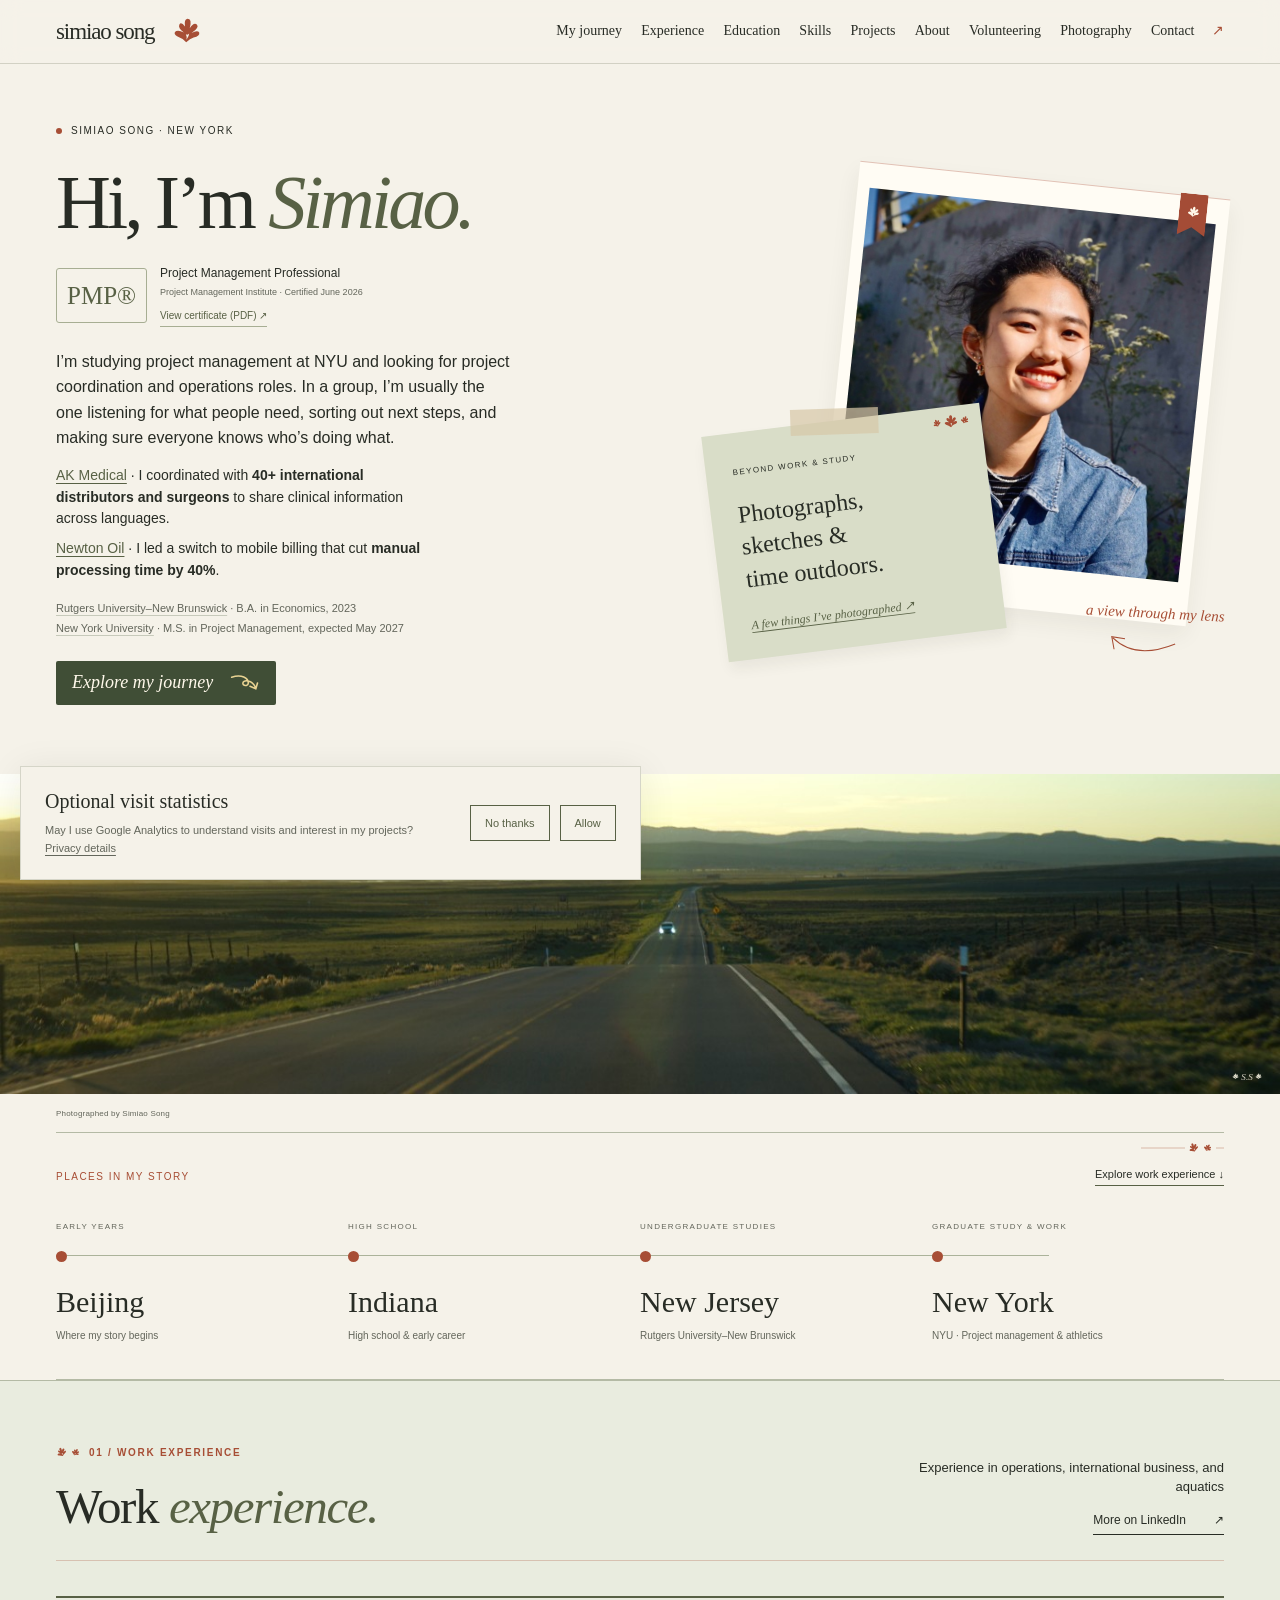
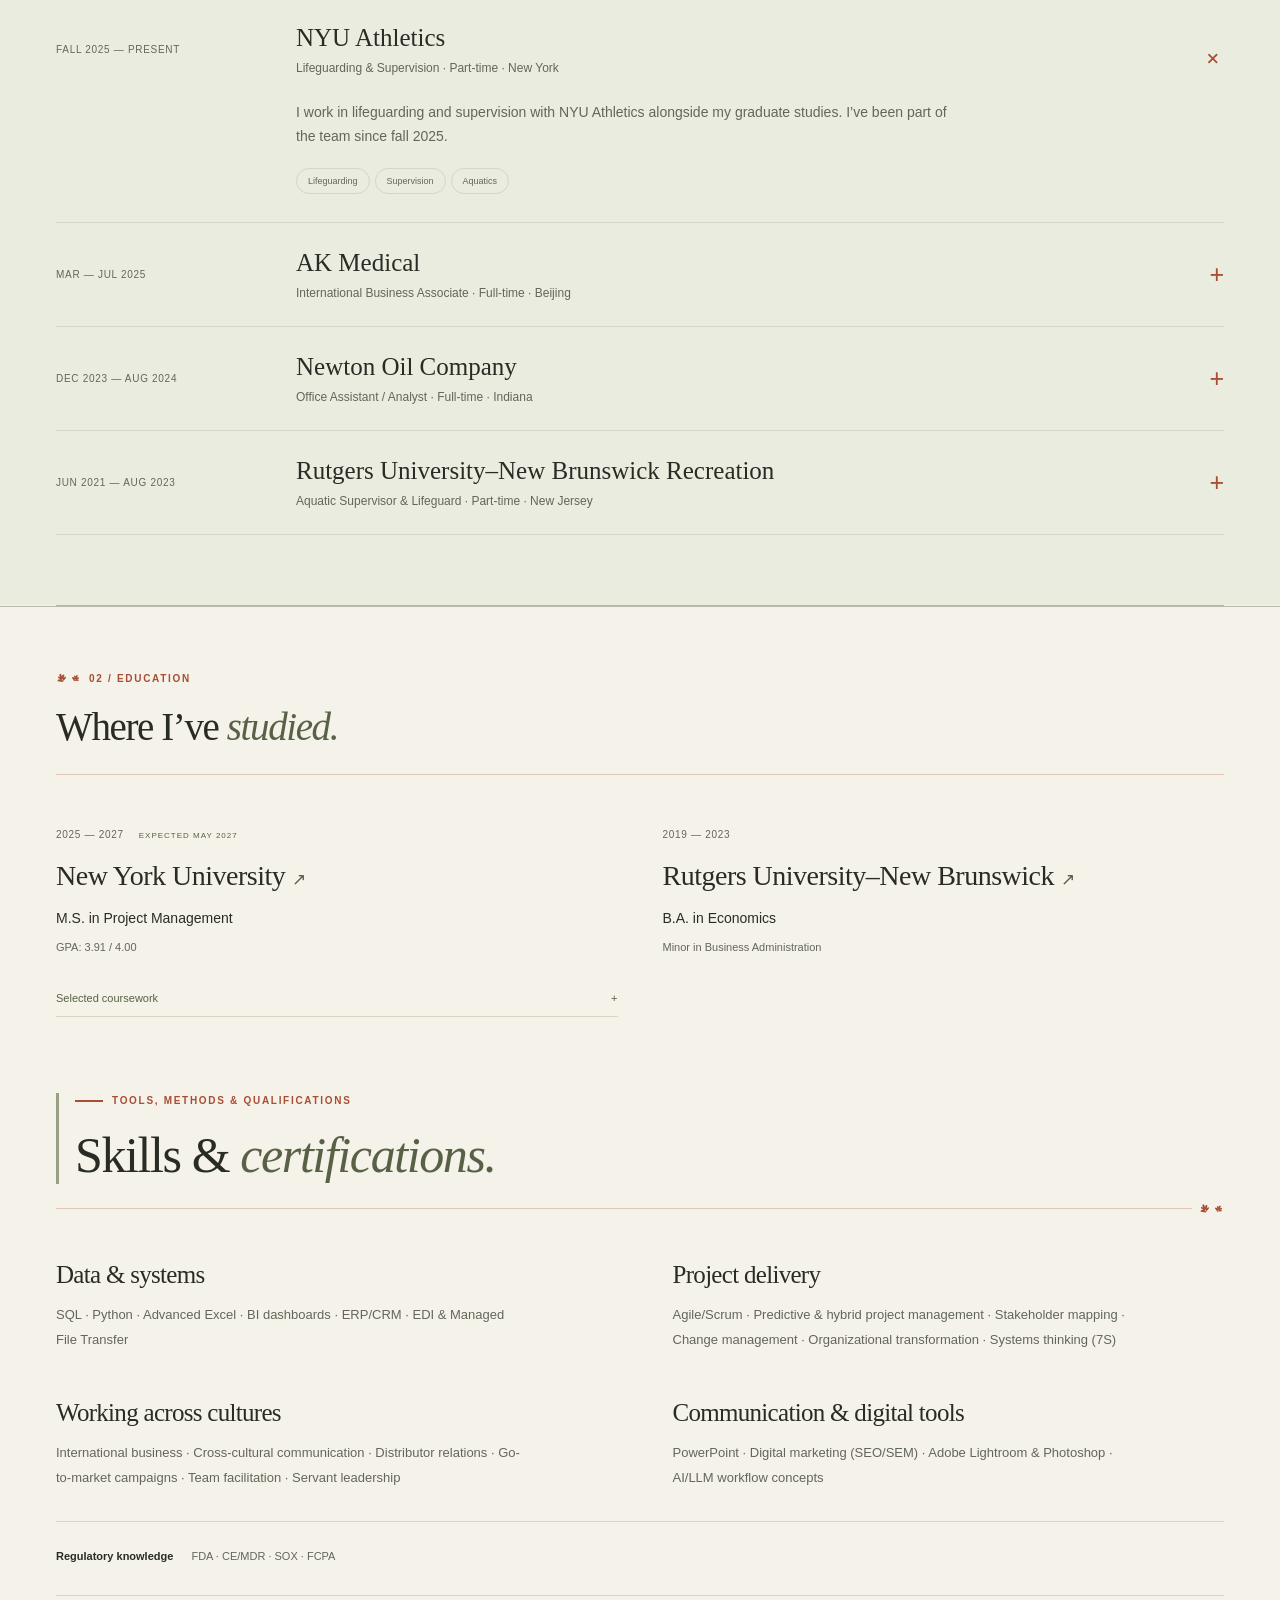
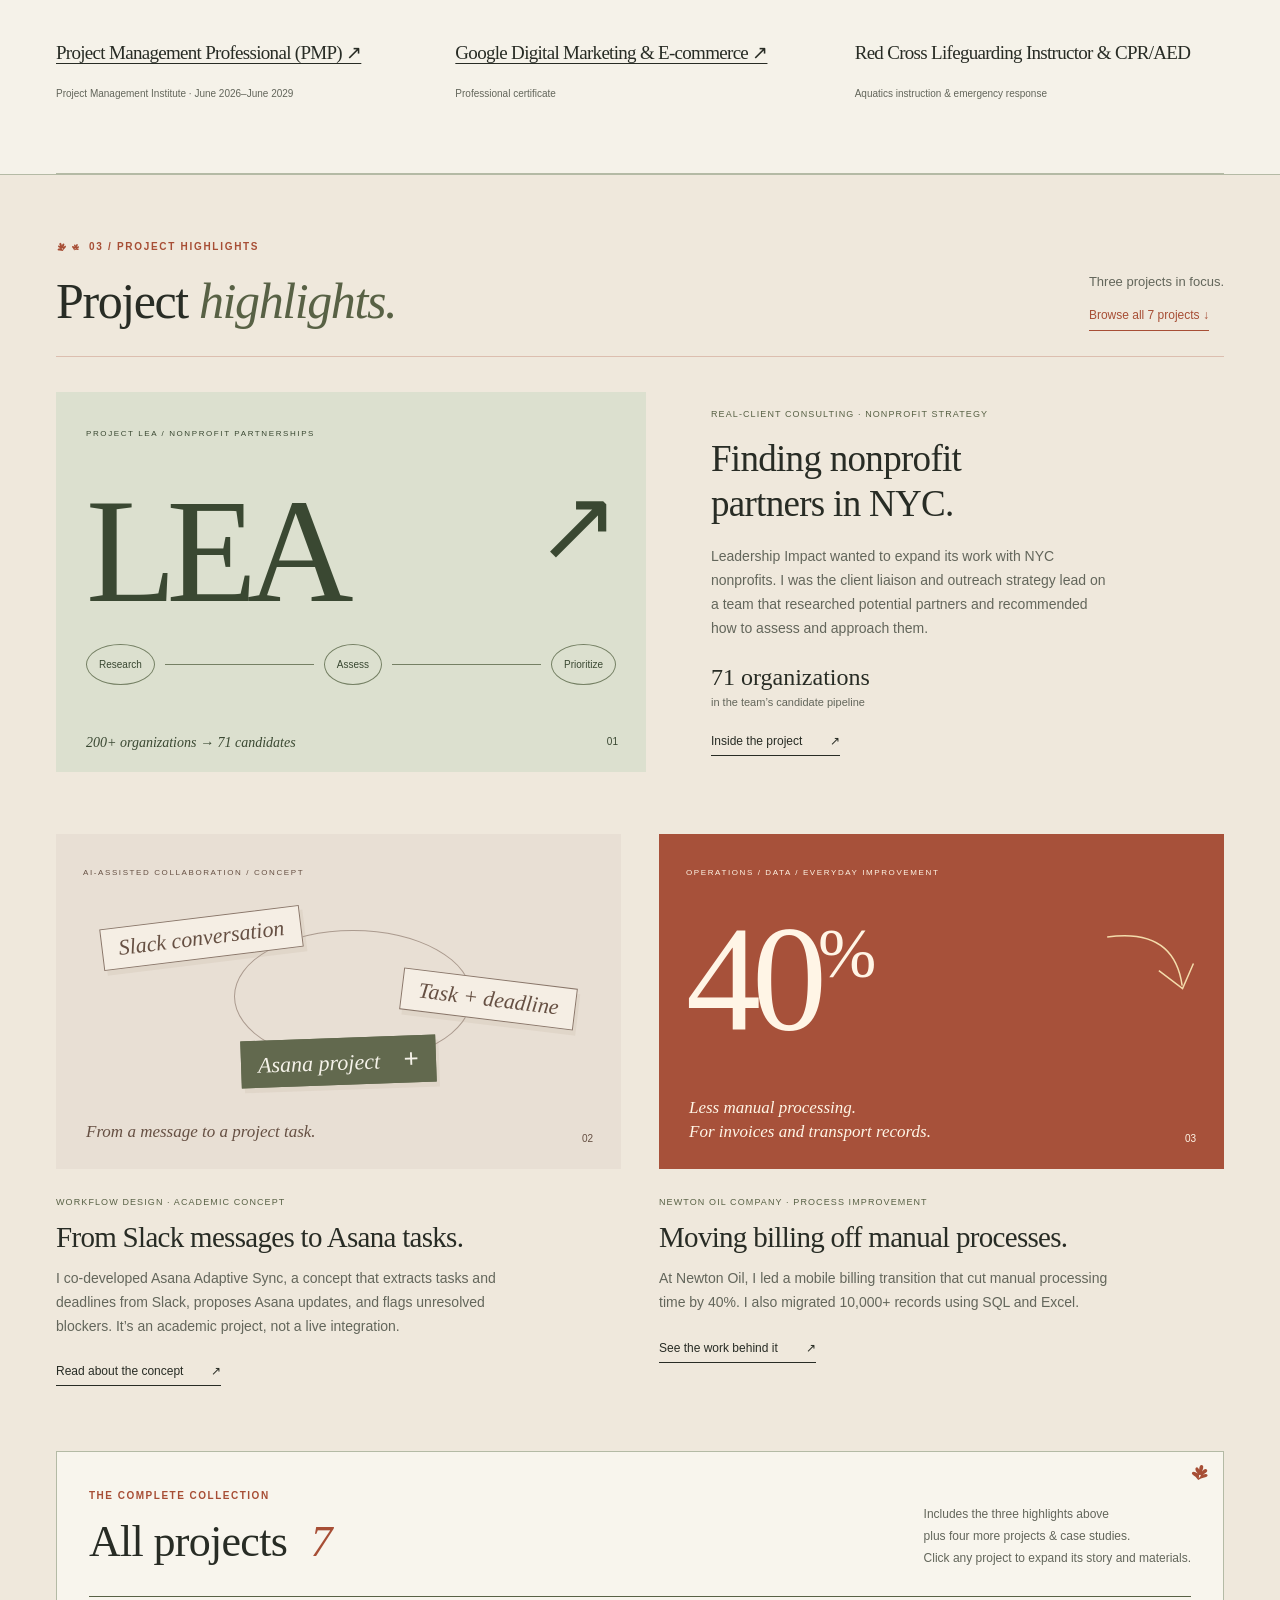
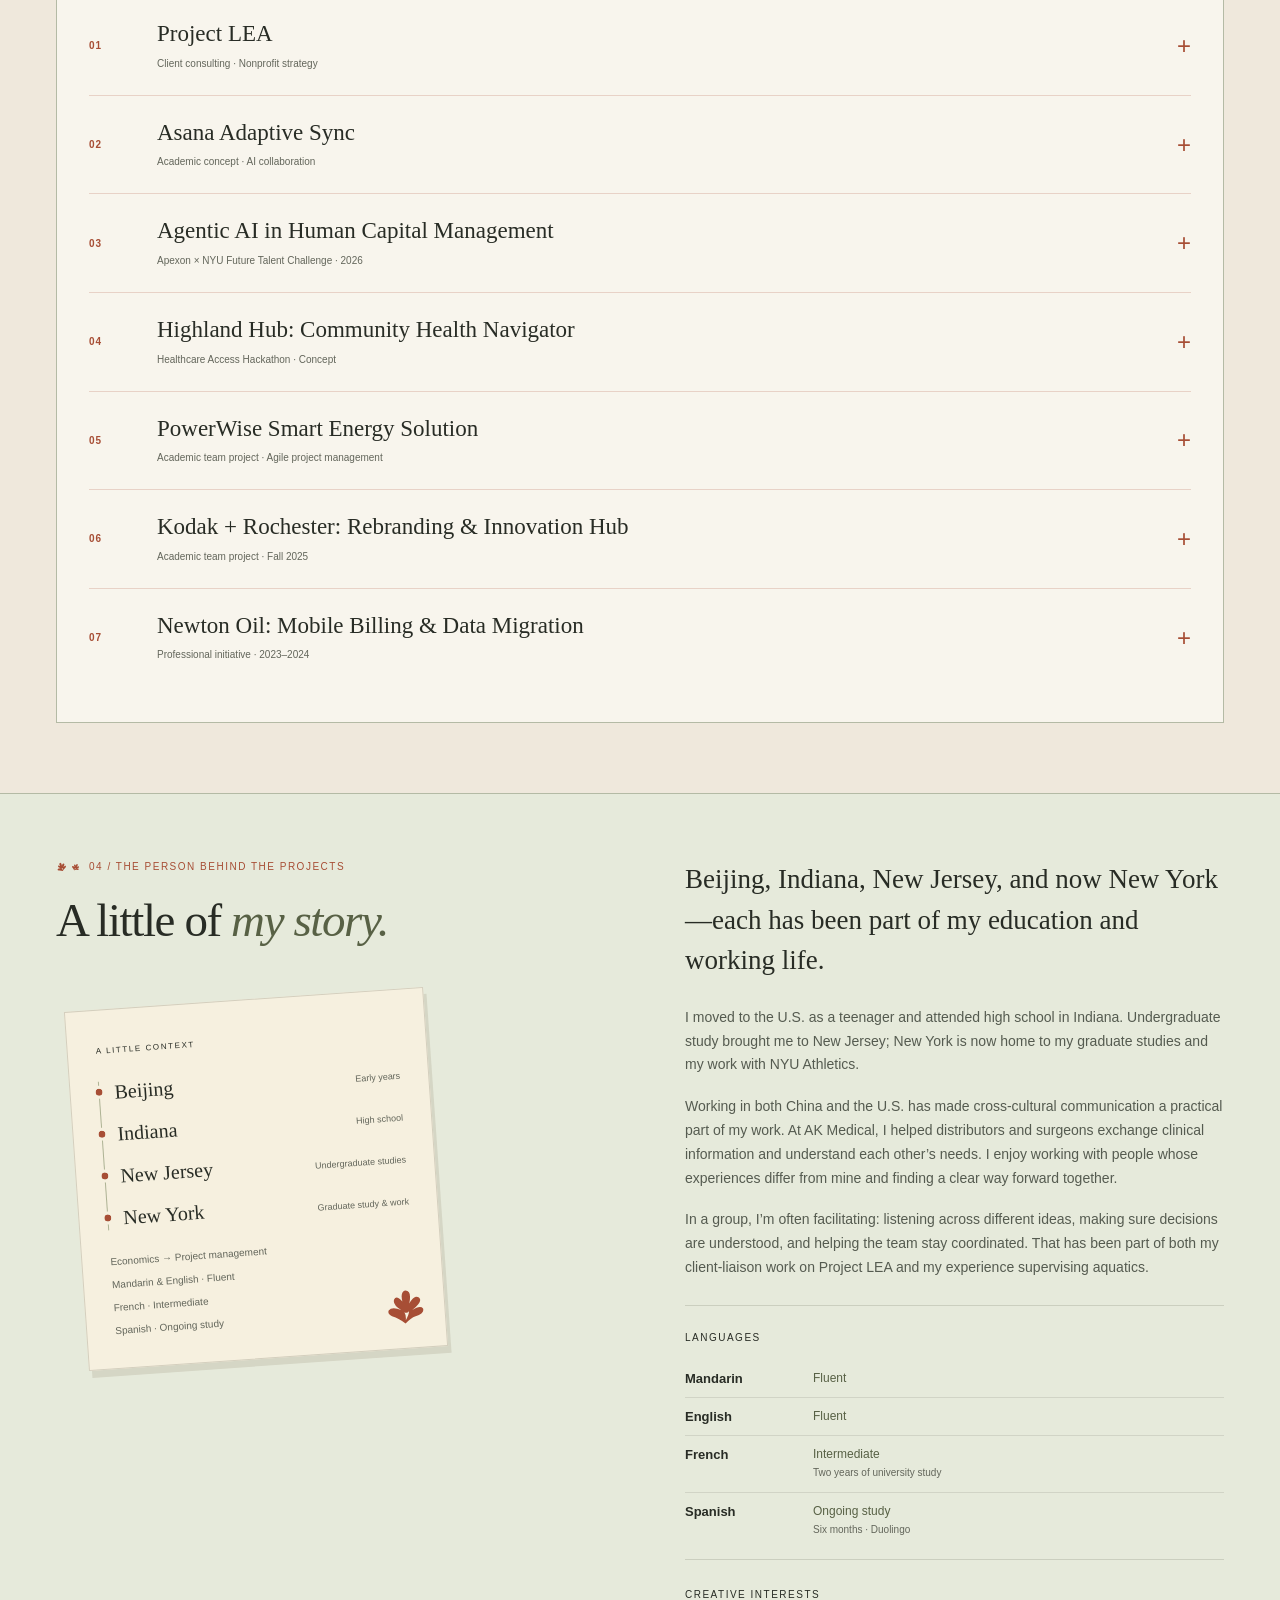
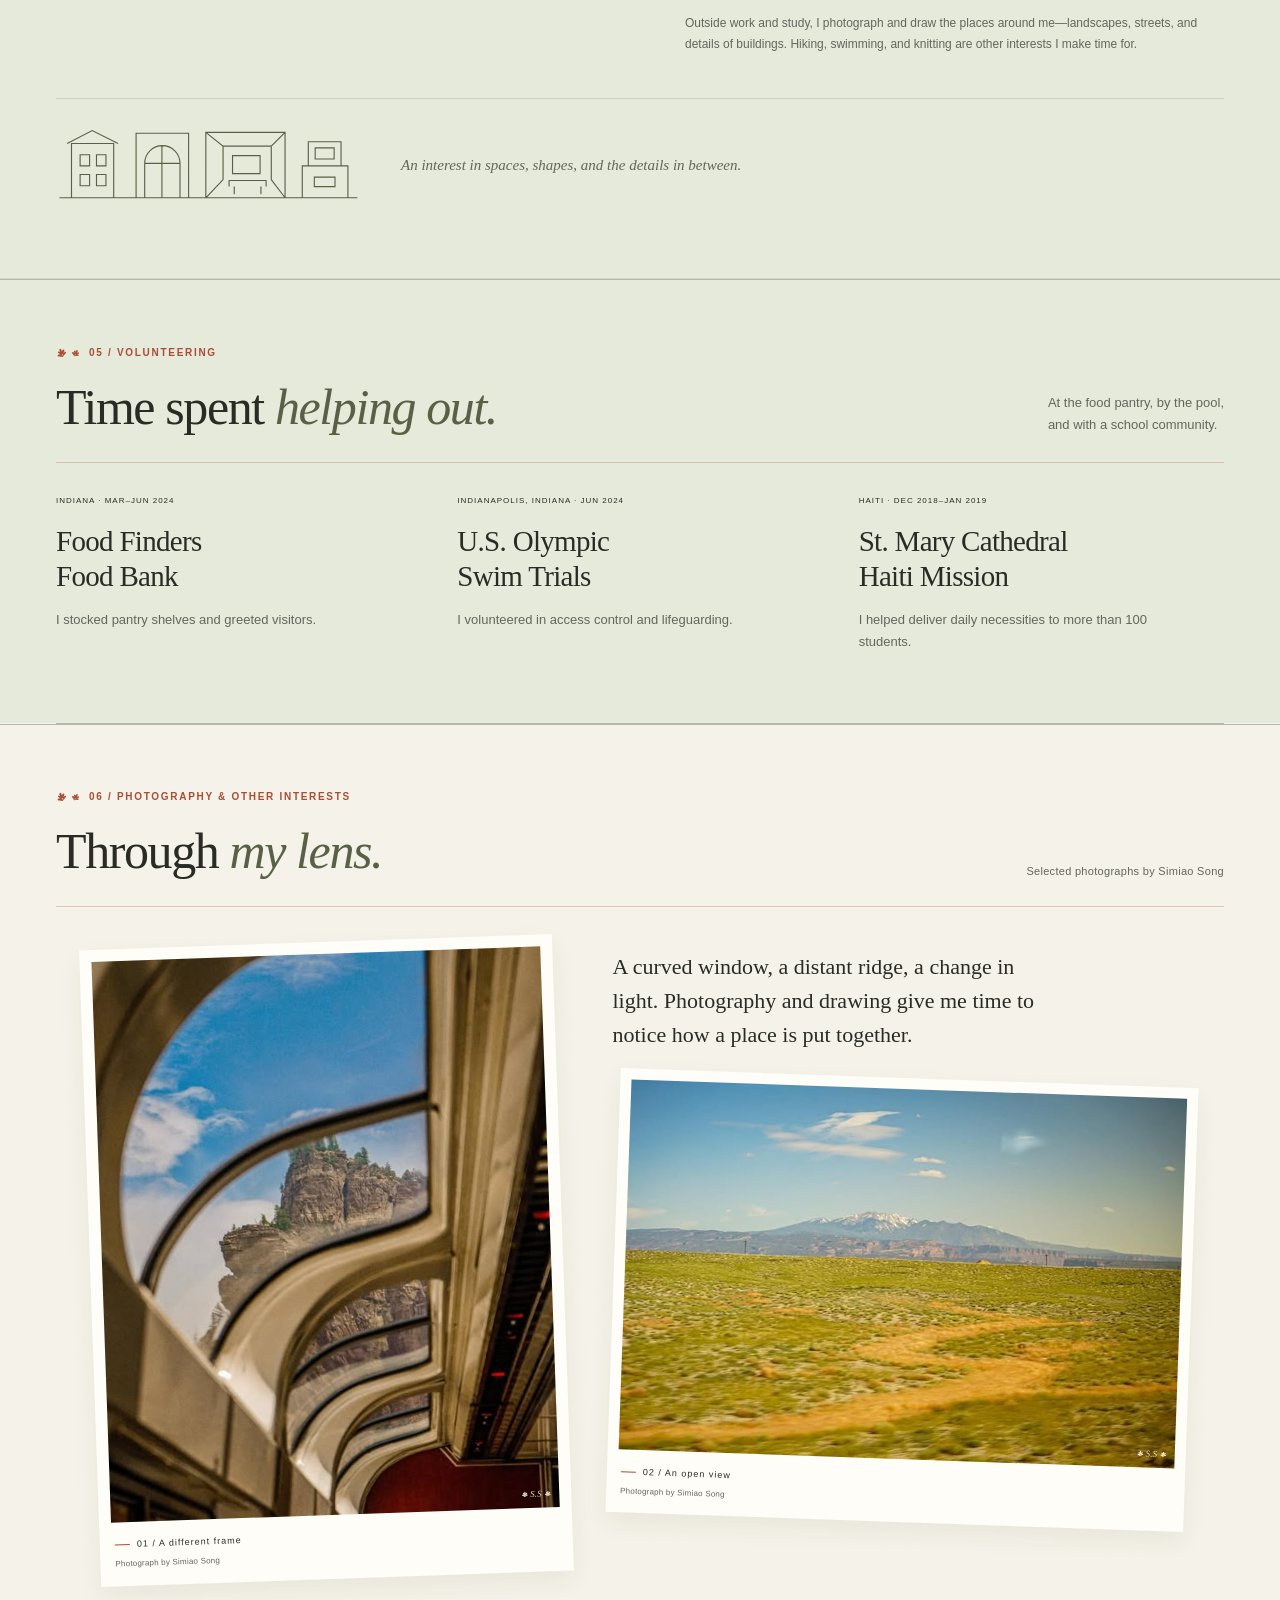
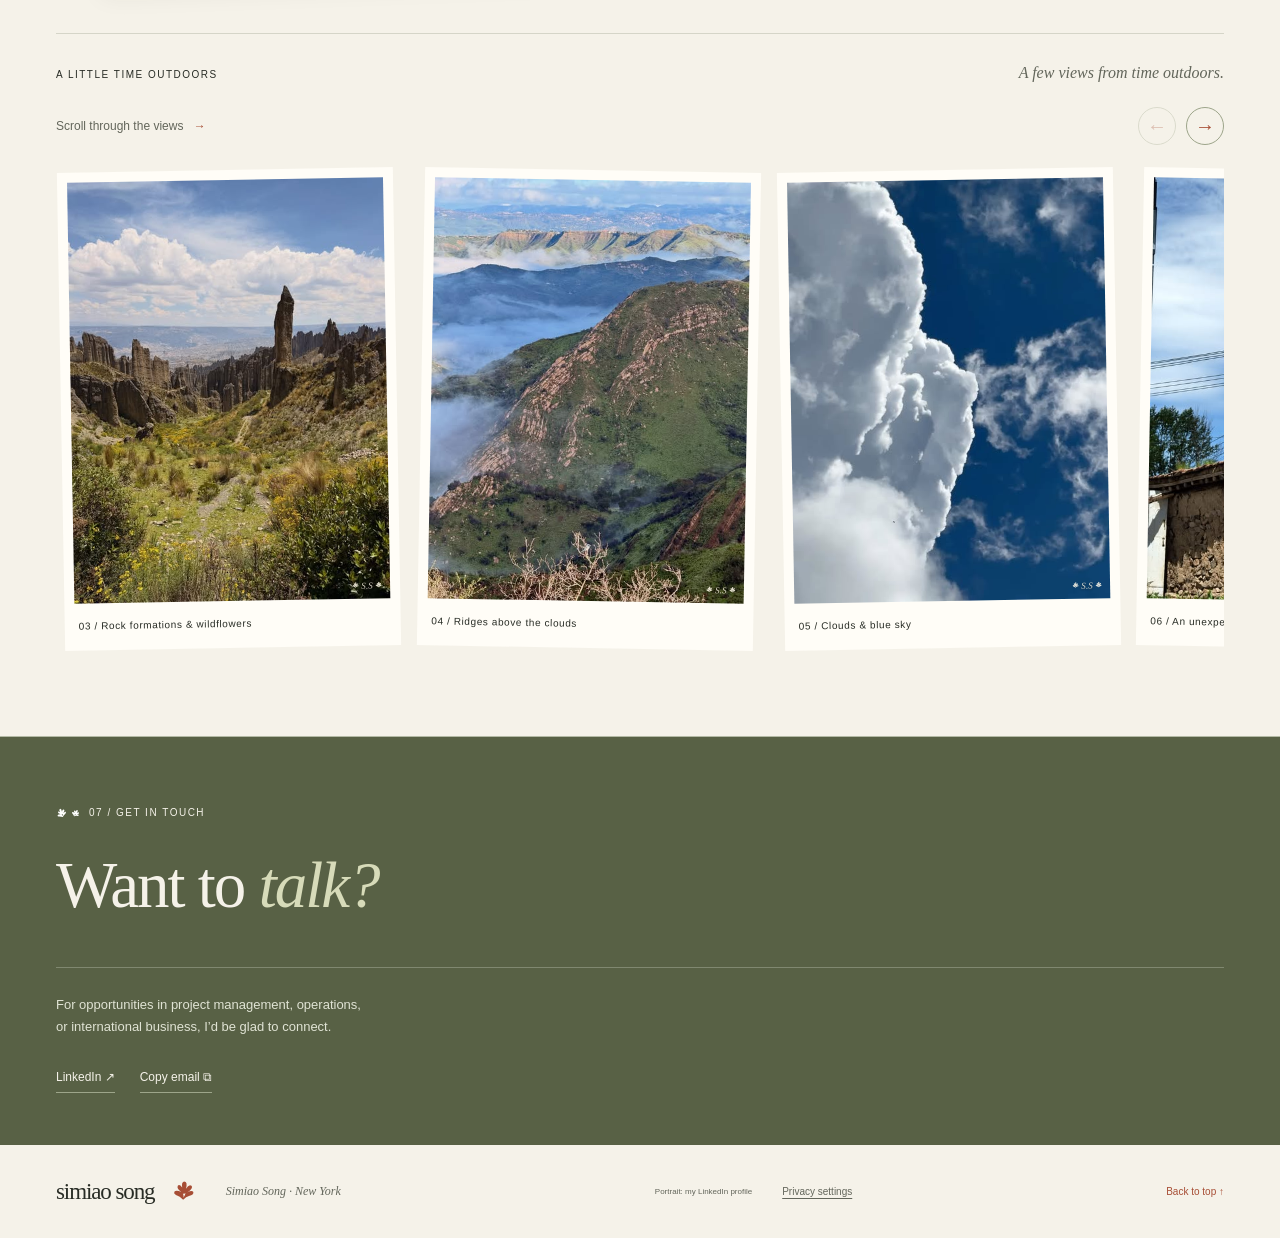
<file: index.html>
<!doctype html>
<html lang="en">
<head>
<meta charset="UTF-8"><meta name="viewport" content="width=device-width, initial-scale=1">
<title>Simiao Song, PMP® — Project Management & Operations</title>
<meta name="description" content="Simiao Song: NYU project management master’s student, PMP, and Rutgers University–New Brunswick economics graduate. Cross-cultural communication, international business, billing operations, and nonprofit consulting. Outside work: photography, drawing, hiking, swimming, and knitting.">
<link rel="canonical" href="https://simiao-song.github.io/"><meta property="og:url" content="https://simiao-song.github.io/">
<meta name="theme-color" content="#f5f2e9"><meta property="og:title" content="Simiao Song, PMP® — Project Management & Operations"><meta property="og:description" content="Meet Simiao Song, PMP: NYU project management student, Rutgers University–New Brunswick graduate, and lifeguard and supervisor with NYU Athletics."><meta property="og:type" content="website">
<link rel="icon" href="folded-iris.svg" type="image/svg+xml"><link rel="stylesheet" href="style.css?v=20261120examples">
<script src="script.js?v=20261120iris" defer></script>

<script src="analytics.js?v=20261116" defer></script>
</head>
<body>
<a class="skip" href="#main">Skip to content</a>
<header class="nav wrap"><a class="wordmark" href="#" aria-label="Simiao Song home">simiao song<span class="asterisk" aria-hidden="true"><svg focusable="false" viewBox="0 0 100 100" fill="none" aria-hidden="true" focusable="false"><path fill="currentColor" fill-rule="evenodd" d="M48 85 Q34 71 17 65 Q6 59 10 51 Q18 42 40 52 Q19 37 25 25 Q31 15 44 32 Q40 9 52 6 Q69 6 60 38 Q73 17 84 25 Q94 35 66 54 Q86 43 92 52 Q95 64 73 69 Q61 72 48 85Z M47 58 Q51 66 49 77 Q58 64 58 56 Q53 62 47 58Z"/></svg></span></a><button class="nav-toggle" type="button" aria-expanded="false" aria-controls="section-navigation">Sections <span aria-hidden="true">+</span></button><nav id="section-navigation" aria-label="Main navigation"><a class="journey-nav" href="#journey">My journey</a><a href="#experience">Experience</a><a href="#education">Education</a><a href="#skills">Skills</a><a href="#work">Projects</a><a href="#about">About</a><a href="#volunteering">Volunteering</a><a href="#photography">Photography</a><a class="nav-contact" href="#contact">Contact <span aria-hidden="true">↗</span></a></nav></header>
<main id="main">
<section class="hero wrap" aria-labelledby="intro-title">
<div class="hero-copy"><p class="eyebrow"><span class="dot"></span> SIMIAO SONG · NEW YORK</p><h1 id="intro-title">Hi, I’m <em>Simiao.</em></h1><a class="pmp-credential" href="assets/simiao-song-pmp-certificate.pdf" target="_blank" rel="noopener noreferrer" aria-label="View PMP certificate (PDF, opens in a new tab)"><span class="credential-mark">PMP®</span><span>Project Management Professional<span class="credential-issuer">Project Management Institute · Certified June 2026</span><span class="credential-view">View certificate (PDF) ↗</span></span></a><p class="intro">I’m studying project management at NYU and looking for project coordination and operations roles. In a group, I’m usually the one listening for what people need, sorting out next steps, and making sure everyone knows who’s doing what.</p><ul class="work-examples"><li><a href="#ak-distributors">AK Medical</a> · I coordinated with <strong>40+ international distributors and surgeons</strong> to share clinical information across languages.</li><li><a href="#newton-billing">Newton Oil</a> · I led a switch to mobile billing that cut <strong>manual processing time by 40%</strong>.</li></ul><p class="hero-detail"><a href="https://newbrunswick.rutgers.edu/" target="_blank" rel="noopener noreferrer">Rutgers University–New Brunswick</a> · B.A. in Economics, 2023 <br><a href="https://www.nyu.edu/" target="_blank" rel="noopener noreferrer">New York University</a> · M.S. in Project Management, expected May 2027</p><a class="journey-invitation" href="#journey">Explore my journey <svg aria-hidden="true" focusable="false" viewBox="0 0 36 22" width="36" height="22"><path d="M2 4c12-4 20 1 20 7 0 3-4 4-6 2-2-3 2-6 7-4 4 1 6 4 8 8m-7-2 7 3 2-7"/></svg></a></div>
<div class="collage" aria-label="A portrait of Simiao Song"><span class="collage-star" aria-hidden="true"><svg focusable="false" viewBox="0 0 100 100" fill="none" aria-hidden="true" focusable="false"><path fill="currentColor" fill-rule="evenodd" d="M48 85 Q34 71 17 65 Q6 59 10 51 Q18 42 40 52 Q19 37 25 25 Q31 15 44 32 Q40 9 52 6 Q69 6 60 38 Q73 17 84 25 Q94 35 66 54 Q86 43 92 52 Q95 64 73 69 Q61 72 48 85Z M47 58 Q51 66 49 77 Q58 64 58 56 Q53 62 47 58Z"/></svg></span><figure class="city-photo"><span class="frame-print" aria-hidden="true"><svg focusable="false" viewBox="0 0 100 100" aria-hidden="true"><path fill="currentColor" fill-rule="evenodd" d="M48 85 Q34 71 17 65 Q6 59 10 51 Q18 42 40 52 Q19 37 25 25 Q31 15 44 32 Q40 9 52 6 Q69 6 60 38 Q73 17 84 25 Q94 35 66 54 Q86 43 92 52 Q95 64 73 69 Q61 72 48 85Z M47 58 Q51 66 49 77 Q58 64 58 56 Q53 62 47 58Z"/></svg></span><span class="signed-photo"><img src="assets/simiao-song.jpg" alt="Simiao Song smiling outdoors, wearing a denim jacket" width="800" height="800" fetchpriority="high"></span><figcaption>SIMIAO SONG / NEW YORK</figcaption></figure><div class="hello-note"><span class="portrait-petals" aria-hidden="true"><svg focusable="false" viewBox="0 0 100 100" aria-hidden="true"><path fill="currentColor" fill-rule="evenodd" d="M48 85 Q34 71 17 65 Q6 59 10 51 Q18 42 40 52 Q19 37 25 25 Q31 15 44 32 Q40 9 52 6 Q69 6 60 38 Q73 17 84 25 Q94 35 66 54 Q86 43 92 52 Q95 64 73 69 Q61 72 48 85Z M47 58 Q51 66 49 77 Q58 64 58 56 Q53 62 47 58Z"/></svg><svg focusable="false" viewBox="0 0 100 100" aria-hidden="true"><path fill="currentColor" fill-rule="evenodd" d="M48 85 Q34 71 17 65 Q6 59 10 51 Q18 42 40 52 Q19 37 25 25 Q31 15 44 32 Q40 9 52 6 Q69 6 60 38 Q73 17 84 25 Q94 35 66 54 Q86 43 92 52 Q95 64 73 69 Q61 72 48 85Z M47 58 Q51 66 49 77 Q58 64 58 56 Q53 62 47 58Z"/></svg><svg focusable="false" viewBox="0 0 100 100" aria-hidden="true"><path fill="currentColor" fill-rule="evenodd" d="M48 85 Q34 71 17 65 Q6 59 10 51 Q18 42 40 52 Q19 37 25 25 Q31 15 44 32 Q40 9 52 6 Q69 6 60 38 Q73 17 84 25 Q94 35 66 54 Q86 43 92 52 Q95 64 73 69 Q61 72 48 85Z M47 58 Q51 66 49 77 Q58 64 58 56 Q53 62 47 58Z"/></svg></span><span class="note-small">BEYOND WORK &amp; STUDY</span><p>Photographs,<br>sketches &amp;<br>time outdoors.</p><a class="note-signature" href="#photography">A few things I’ve photographed ↗</a></div><span class="pencil-note">a view through my lens <svg viewBox="0 0 100 50" aria-hidden="true"><path d="M3 5 Q60 0 80 37 M65 31 L81 39 L83 22"/></svg></span></div>
</section>
<figure class="cover-landscape"><span class="signed-photo"><img src="assets/linkedin-cover.jpg" alt="An open road stretching toward distant hills in the warm evening light" width="1400" height="350" loading="eager"><span class="image-signature"><span class="signature-credit">Photograph by Simiao Song </span><svg focusable="false" aria-hidden="true" viewBox="0 0 100 100"><path fill="currentColor" fill-rule="evenodd" d="M48 85 Q34 71 17 65 Q6 59 10 51 Q18 42 40 52 Q19 37 25 25 Q31 15 44 32 Q40 9 52 6 Q69 6 60 38 Q73 17 84 25 Q94 35 66 54 Q86 43 92 52 Q95 64 73 69 Q61 72 48 85Z M47 58 Q51 66 49 77 Q58 64 58 56 Q53 62 47 58Z"/></svg><span aria-hidden="true">S.S</span><svg focusable="false" aria-hidden="true" viewBox="0 0 100 100"><path fill="currentColor" fill-rule="evenodd" d="M48 85 Q34 71 17 65 Q6 59 10 51 Q18 42 40 52 Q19 37 25 25 Q31 15 44 32 Q40 9 52 6 Q69 6 60 38 Q73 17 84 25 Q94 35 66 54 Q86 43 92 52 Q95 64 73 69 Q61 72 48 85Z M47 58 Q51 66 49 77 Q58 64 58 56 Q53 62 47 58Z"/></svg></span></span><figcaption>Photographed by Simiao Song</figcaption></figure>
<section class="places-timeline wrap" id="journey" aria-labelledby="places-title"><span class="iris-seam margin-pair" aria-hidden="true"><svg focusable="false" viewBox="0 0 100 100" fill="none" aria-hidden="true" focusable="false"><path fill="currentColor" fill-rule="evenodd" d="M48 85 Q34 71 17 65 Q6 59 10 51 Q18 42 40 52 Q19 37 25 25 Q31 15 44 32 Q40 9 52 6 Q69 6 60 38 Q73 17 84 25 Q94 35 66 54 Q86 43 92 52 Q95 64 73 69 Q61 72 48 85Z M47 58 Q51 66 49 77 Q58 64 58 56 Q53 62 47 58Z"/></svg><svg focusable="false" viewBox="0 0 100 100" fill="none" aria-hidden="true" focusable="false"><path fill="currentColor" fill-rule="evenodd" d="M48 85 Q34 71 17 65 Q6 59 10 51 Q18 42 40 52 Q19 37 25 25 Q31 15 44 32 Q40 9 52 6 Q69 6 60 38 Q73 17 84 25 Q94 35 66 54 Q86 43 92 52 Q95 64 73 69 Q61 72 48 85Z M47 58 Q51 66 49 77 Q58 64 58 56 Q53 62 47 58Z"/></svg></span><div class="places-heading"><p class="eyebrow" id="places-title">PLACES IN MY STORY</p><a href="#experience">Explore work experience ↓</a></div><ol class="place-stops"><li><span class="stop-era">EARLY YEARS</span><span class="stop-node" aria-hidden="true"></span><h2>Beijing</h2><p>Where my story begins</p></li><li><span class="stop-era">HIGH SCHOOL</span><span class="stop-node" aria-hidden="true"></span><h2>Indiana</h2><p>High school &amp; early career</p></li><li><span class="stop-era">UNDERGRADUATE STUDIES</span><span class="stop-node" aria-hidden="true"></span><h2>New Jersey</h2><p>Rutgers University–New Brunswick</p></li><li><span class="stop-era">GRADUATE STUDY &amp; WORK</span><span class="stop-node" aria-hidden="true"></span><h2>New York</h2><p>NYU · Project management &amp; athletics</p></li></ol></section>
<section class="section wrap journey-section" id="experience" aria-labelledby="experience-title"><div class="section-heading"><div><p class="eyebrow petal-label"><span class="iris-seam" aria-hidden="true"><svg focusable="false" viewBox="0 0 100 100" fill="none" aria-hidden="true" focusable="false"><path fill="currentColor" fill-rule="evenodd" d="M48 85 Q34 71 17 65 Q6 59 10 51 Q18 42 40 52 Q19 37 25 25 Q31 15 44 32 Q40 9 52 6 Q69 6 60 38 Q73 17 84 25 Q94 35 66 54 Q86 43 92 52 Q95 64 73 69 Q61 72 48 85Z M47 58 Q51 66 49 77 Q58 64 58 56 Q53 62 47 58Z"/></svg><svg focusable="false" viewBox="0 0 100 100" fill="none" aria-hidden="true" focusable="false"><path fill="currentColor" fill-rule="evenodd" d="M48 85 Q34 71 17 65 Q6 59 10 51 Q18 42 40 52 Q19 37 25 25 Q31 15 44 32 Q40 9 52 6 Q69 6 60 38 Q73 17 84 25 Q94 35 66 54 Q86 43 92 52 Q95 64 73 69 Q61 72 48 85Z M47 58 Q51 66 49 77 Q58 64 58 56 Q53 62 47 58Z"/></svg></span>01 / WORK EXPERIENCE</p><h2 id="experience-title">Work <em>experience.</em></h2></div><div class="experience-heading-meta"><p><strong>Experience in operations, international business, and aquatics</strong></p><a class="text-link" href="https://www.linkedin.com/in/songsimiao/" target="_blank" rel="noopener noreferrer">More on LinkedIn <span aria-hidden="true">↗</span></a></div></div><div class="timeline">
<details open><summary><span class="time">FALL 2025 — PRESENT</span><span class="role"><strong>NYU Athletics</strong><span>Lifeguarding &amp; Supervision · Part-time · New York</span></span><span class="plus" aria-hidden="true">+</span></summary><div class="timeline-content"><p>I work in lifeguarding and supervision with NYU Athletics alongside my graduate studies. I’ve been part of the team since fall 2025.</p><span class="tag">Lifeguarding</span><span class="tag">Supervision</span><span class="tag">Aquatics</span></div></details>

<details><summary><span class="time">MAR — JUL 2025</span><span class="role"><strong>AK Medical</strong><span>International Business Associate · Full-time · Beijing</span></span><span class="plus" aria-hidden="true">+</span></summary><div class="timeline-content"><p>Coordinated go-to-market campaigns for 3D-printed orthopedic solutions at international conferences, including AAOS. Data-informed product positioning contributed to 25% lead growth.</p><p id="ak-distributors">As the primary liaison for 40+ international distributors and surgeons, I supported clinical knowledge exchange across languages and cultures, helping reduce misinterpretation issues by 90%. I also prepared FDA, CE, and MDR documentation for global market entry.</p><span class="tag">International business</span><span class="tag">25% lead growth</span><span class="tag">Cross-cultural communication</span></div></details>
<details><summary><span class="time">DEC 2023 — AUG 2024</span><span class="role"><strong>Newton Oil Company</strong><span>Office Assistant / Analyst · Full-time · Indiana</span></span><span class="plus" aria-hidden="true">+</span></summary><div class="timeline-content"><p id="newton-billing">Led a mobile billing transition that reduced manual processing time by 40%, and migrated 10,000+ records using SQL and Excel, improving data accuracy by 15%.</p><p>I worked with vendors on EDI and Managed File Transfer, reducing reporting lag from days to hours, and reconciled $1M+ in monthly accounts while maintaining tax and regulatory records.</p><span class="tag">Process improvement</span><span class="tag">SQL & Excel</span><span class="tag">Data migration</span></div></details>
<details><summary><span class="time">JUN 2021 — AUG 2023</span><span class="role"><strong>Rutgers University–New Brunswick Recreation</strong><span>Aquatic Supervisor &amp; Lifeguard · Part-time · New Jersey</span></span><span class="plus" aria-hidden="true">+</span></summary><div class="timeline-content"><p>Developed recruitment and emergency-preparedness training for 120+ lifeguards, and instructed and certified 200+ people in Red Cross CPR, first aid, and lifeguarding skills.</p><p>I introduced a three-step communication framework for the supervisory team to resolve scheduling conflicts and coordinate decisions. The role also involved competitions with up to 500 attendees and more than 1,500 annual activity hours.</p><p>Received the 2023 Instructional Excellence Leadership Award for Exemplary Mentorship.</p><span class="tag">Team leadership</span><span class="tag">Training & mentorship</span><span class="tag">Safety operations</span></div></details></div></section>
<section class="section wrap education-section" id="education" aria-labelledby="education-title"><div class="section-heading"><div><p class="eyebrow petal-label"><span class="iris-seam" aria-hidden="true"><svg focusable="false" viewBox="0 0 100 100" fill="none" aria-hidden="true" focusable="false"><path fill="currentColor" fill-rule="evenodd" d="M48 85 Q34 71 17 65 Q6 59 10 51 Q18 42 40 52 Q19 37 25 25 Q31 15 44 32 Q40 9 52 6 Q69 6 60 38 Q73 17 84 25 Q94 35 66 54 Q86 43 92 52 Q95 64 73 69 Q61 72 48 85Z M47 58 Q51 66 49 77 Q58 64 58 56 Q53 62 47 58Z"/></svg><svg focusable="false" viewBox="0 0 100 100" fill="none" aria-hidden="true" focusable="false"><path fill="currentColor" fill-rule="evenodd" d="M48 85 Q34 71 17 65 Q6 59 10 51 Q18 42 40 52 Q19 37 25 25 Q31 15 44 32 Q40 9 52 6 Q69 6 60 38 Q73 17 84 25 Q94 35 66 54 Q86 43 92 52 Q95 64 73 69 Q61 72 48 85Z M47 58 Q51 66 49 77 Q58 64 58 56 Q53 62 47 58Z"/></svg></span>02 / EDUCATION</p><h2 id="education-title">Where I’ve <em>studied.</em></h2></div></div><div class="education-grid"><article><p class="education-dates">2025 — 2027 <span>EXPECTED MAY 2027</span></p><h3><a href="https://www.nyu.edu/" target="_blank" rel="noopener noreferrer">New York University <span aria-hidden="true">↗</span></a></h3><p class="education-degree">M.S. in Project Management</p><p class="education-detail">GPA: 3.91 / 4.00</p><details class="coursework"><summary>Selected coursework <span aria-hidden="true">+</span></summary><p><strong>Completed</strong><br>Agile Project Management · Principles of Project Management · Leading Global Organizations · Management of Information Systems · Consulting for Organizational Transformation (Special Topics) · Intercultural Business Communication</p><p><strong>In progress · Fall 2026</strong><br>Project Risk Analysis and Quality Assurance · Project Management Operations · SPS Real World: Ticketmaster</p></details></article><article><p class="education-dates">2019 — 2023</p><h3><a href="https://newbrunswick.rutgers.edu/" target="_blank" rel="noopener noreferrer">Rutgers University–New Brunswick <span aria-hidden="true">↗</span></a></h3><p class="education-degree">B.A. in Economics</p><p class="education-detail">Minor in Business Administration</p></article></div></section>
<section class="skills-section wrap" id="skills" aria-labelledby="skills-title"><div class="section-heading"><div><p class="eyebrow">TOOLS, METHODS &amp; QUALIFICATIONS</p><h2 id="skills-title">Skills &amp; <em>certifications.</em></h2></div><span class="iris-seam rule-finish" aria-hidden="true"><svg focusable="false" viewBox="0 0 100 100" fill="none" aria-hidden="true" focusable="false"><path fill="currentColor" fill-rule="evenodd" d="M48 85 Q34 71 17 65 Q6 59 10 51 Q18 42 40 52 Q19 37 25 25 Q31 15 44 32 Q40 9 52 6 Q69 6 60 38 Q73 17 84 25 Q94 35 66 54 Q86 43 92 52 Q95 64 73 69 Q61 72 48 85Z M47 58 Q51 66 49 77 Q58 64 58 56 Q53 62 47 58Z"/></svg><svg focusable="false" viewBox="0 0 100 100" fill="none" aria-hidden="true" focusable="false"><path fill="currentColor" fill-rule="evenodd" d="M48 85 Q34 71 17 65 Q6 59 10 51 Q18 42 40 52 Q19 37 25 25 Q31 15 44 32 Q40 9 52 6 Q69 6 60 38 Q73 17 84 25 Q94 35 66 54 Q86 43 92 52 Q95 64 73 69 Q61 72 48 85Z M47 58 Q51 66 49 77 Q58 64 58 56 Q53 62 47 58Z"/></svg></span></div><div class="skills-grid"><article><h3>Data &amp; systems</h3><p>SQL · Python · Advanced Excel · BI dashboards · ERP/CRM · EDI &amp; Managed File Transfer</p></article><article><h3>Project delivery</h3><p>Agile/Scrum · Predictive &amp; hybrid project management · Stakeholder mapping · Change management · Organizational transformation · Systems thinking (7S)</p></article><article><h3>Working across cultures</h3><p>International business · Cross-cultural communication · Distributor relations · Go-to-market campaigns · Team facilitation · Servant leadership</p></article><article><h3>Communication &amp; digital tools</h3><p>PowerPoint · Digital marketing (SEO/SEM) · Adobe Lightroom &amp; Photoshop · AI/LLM workflow concepts</p></article></div><p class="compliance-note"><strong>Regulatory knowledge</strong> FDA · CE/MDR · SOX · FCPA</p><div class="qualification-list"><article><h3><a href="assets/simiao-song-pmp-certificate.pdf" target="_blank" rel="noopener noreferrer">Project Management Professional (PMP) ↗</a></h3><p>Project Management Institute · June 2026–June 2029</p></article><article><h3><a href="https://www.coursera.org/account/accomplishments/specialization/FQ87UXM9JGHN" target="_blank" rel="noopener noreferrer">Google Digital Marketing &amp; E-commerce ↗</a></h3><p>Professional certificate</p></article><article><h3>Red Cross Lifeguarding Instructor &amp; CPR/AED</h3><p>Aquatics instruction &amp; emergency response</p></article></div></section>
<section class="work wrap section" id="work" aria-labelledby="work-title"><div class="section-heading"><div><p class="eyebrow petal-label"><span class="iris-seam" aria-hidden="true"><svg focusable="false" viewBox="0 0 100 100" fill="none" aria-hidden="true" focusable="false"><path fill="currentColor" fill-rule="evenodd" d="M48 85 Q34 71 17 65 Q6 59 10 51 Q18 42 40 52 Q19 37 25 25 Q31 15 44 32 Q40 9 52 6 Q69 6 60 38 Q73 17 84 25 Q94 35 66 54 Q86 43 92 52 Q95 64 73 69 Q61 72 48 85Z M47 58 Q51 66 49 77 Q58 64 58 56 Q53 62 47 58Z"/></svg><svg focusable="false" viewBox="0 0 100 100" fill="none" aria-hidden="true" focusable="false"><path fill="currentColor" fill-rule="evenodd" d="M48 85 Q34 71 17 65 Q6 59 10 51 Q18 42 40 52 Q19 37 25 25 Q31 15 44 32 Q40 9 52 6 Q69 6 60 38 Q73 17 84 25 Q94 35 66 54 Q86 43 92 52 Q95 64 73 69 Q61 72 48 85Z M47 58 Q51 66 49 77 Q58 64 58 56 Q53 62 47 58Z"/></svg></span>03 / PROJECT HIGHLIGHTS</p><h2 id="work-title">Project <em>highlights.</em></h2></div><p>Three projects in focus.<br><a class="all-projects-jump" href="#project-library">Browse all 7 projects ↓</a></p></div>
<article class="project project-lea"><a class="project-art lea-art" href="#project-lea" data-project="lea" aria-label="Read Project LEA project story"><span class="art-kicker">PROJECT LEA / NONPROFIT PARTNERSHIPS</span><div class="lea-word">LEA<span>↗</span></div><div class="network" aria-hidden="true"><span>Research</span><i></i><span>Assess</span><i></i><span>Prioritize</span></div><span class="art-bottom">200+ organizations → 71 candidates</span><span class="art-index">01</span></a><div class="project-copy"><p class="eyebrow">REAL-CLIENT CONSULTING · NONPROFIT STRATEGY</p><h3>Finding nonprofit <br>partners in NYC.</h3><p>Leadership Impact wanted to expand its work with NYC nonprofits. I was the client liaison and outreach strategy lead on a team that researched potential partners and recommended how to assess and approach them.</p><div class="project-result"><strong>71 organizations</strong><span>in the team’s candidate pipeline</span></div><a class="text-link" href="#project-lea" data-project="lea">Inside the project <span aria-hidden="true">↗</span></a></div></article>
<div class="project-grid"><article class="small-project"><a class="project-art sync-art" href="#project-sync" data-project="sync" aria-label="Read Asana Adaptive Sync concept"><span class="art-kicker">AI-ASSISTED COLLABORATION / CONCEPT</span><div class="sync-diagram" aria-hidden="true"><span class="sync-tab t1">Slack conversation</span><span class="sync-tab t2">Task + deadline</span><span class="sync-line"></span><span class="sync-tab t3">Asana project <b aria-hidden="true">+</b></span></div><span class="art-bottom">From a message to a project task.</span><span class="art-index">02</span></a><p class="eyebrow">WORKFLOW DESIGN · ACADEMIC CONCEPT</p><h3>From Slack messages to Asana tasks.</h3><p>I co-developed Asana Adaptive Sync, a concept that extracts tasks and deadlines from Slack, proposes Asana updates, and flags unresolved blockers. It’s an academic project, not a live integration.</p><a class="text-link" href="#project-sync" data-project="sync">Read about the concept <span aria-hidden="true">↗</span></a></article>
<article class="small-project"><a class="project-art operations-art" href="#project-operations" data-project="operations" aria-label="Read Newton Oil operations story"><span class="art-kicker">OPERATIONS / DATA / EVERYDAY IMPROVEMENT</span><div class="operations-number">40<span>%</span><svg viewBox="0 0 120 110" aria-hidden="true"><path d="M10 10 Q100 10 100 88 M72 64 L100 92 L119 61"/></svg></div><span class="art-bottom">Less manual processing. <br>For invoices and transport records.</span><span class="art-index">03</span></a><p class="eyebrow">NEWTON OIL COMPANY · PROCESS IMPROVEMENT</p><h3>Moving billing off manual processes.</h3><p>At Newton Oil, I led a mobile billing transition that cut manual processing time by 40%. I also migrated 10,000+ records using SQL and Excel.</p><a class="text-link" href="#project-operations" data-project="operations">See the work behind it <span aria-hidden="true">↗</span></a></article></div>
<div class="project-library" id="project-library"><svg class="collection-iris" aria-hidden="true" focusable="false" xmlns="http://www.w3.org/2000/svg" viewBox="4 1 94 94">
  <path fill="#a74e35" fill-rule="evenodd" d="M48 85 Q34 71 17 65 Q6 59 10 51 Q18 42 40 52 Q19 37 25 25 Q31 15 44 32 Q40 9 52 6 Q69 6 60 38 Q73 17 84 25 Q94 35 66 54 Q86 43 92 52 Q95 64 73 69 Q61 72 48 85Z M47 58 Q51 66 49 77 Q58 64 58 56 Q53 62 47 58Z"/>
</svg>
<div class="library-heading"><div><p class="eyebrow">THE COMPLETE COLLECTION</p><h3>All projects <span class="project-count">7</span></h3></div><p>Includes the three highlights above<br>plus four more projects &amp; case studies.<br>Click any project to expand its story and materials.</p></div><div class="catalog-list"><details class="catalog-item" id="catalog-lea"><summary><span class="catalog-number">01</span><span class="catalog-title"><strong>Project LEA</strong><span>Client consulting · Nonprofit strategy</span></span><span class="catalog-plus" aria-hidden="true">+</span></summary><div class="catalog-content"><p class="catalog-role">Client liaison &amp; outreach strategy lead</p><p class="catalog-intro">Our consulting team researched potential NYC nonprofit partners for Leadership Impact and recommended how to assess and approach them.</p><div class="catalog-facts"><div><h4>My contribution</h4><p>Client communication and outreach strategy, alongside the team’s research and recommendations.</p></div><div><h4>Team deliverables</h4><p>A 71-organization candidate pipeline, stakeholder assessment framework, and phased implementation recommendations.</p></div><div><h4>Context</h4><p>Real-client consulting engagement. Candidate organizations are prospects, not confirmed partnerships.</p></div></div><div class="catalog-tags"><span class="tag">Stakeholder research</span><span class="tag">Client communication</span><span class="tag">Outreach strategy</span></div><div class="project-documents"><p class="eyebrow">PROJECT MATERIALS</p><a href="assets/project-lea-presentation.pdf" target="_blank" rel="noopener noreferrer"><span>View team presentation ↗</span><small>22 slides · PDF</small></a></div></div></details><details class="catalog-item" id="catalog-asana"><summary><span class="catalog-number">02</span><span class="catalog-title"><strong>Asana Adaptive Sync</strong><span>Academic concept · AI collaboration</span></span><span class="catalog-plus" aria-hidden="true">+</span></summary><div class="catalog-content"><p class="catalog-role">Team concept development</p><p class="catalog-intro">A proposed AI layer that captures tasks, owners, deadlines, and blockers from Slack conversations and turns them into structured Asana updates.</p><div class="catalog-facts"><div><h4>Proposed workflow</h4><p>Three capabilities: project initialization, real-time task updates, and risk alerts based on repeated delays or unresolved blockers.</p></div><div><h4>Project materials</h4><p>Concept presentation and demonstration script describing how teams review and confirm suggested updates.</p></div><div><h4>Context</h4><p>Academic concept; not an official Asana feature or a deployed integration.</p></div></div><div class="catalog-tags"><span class="tag">Workflow analysis</span><span class="tag">AI product concepts</span><span class="tag">Team collaboration</span></div><div class="project-documents"><p class="eyebrow">PROJECT MATERIALS</p><a href="assets/asana-adaptive-sync-presentation.pdf" target="_blank" rel="noopener noreferrer"><span>View Asana presentation ↗</span><small>13 slides · PDF</small></a></div></div></details><details class="catalog-item" id="catalog-apexon"><summary><span class="catalog-number">03</span><span class="catalog-title"><strong>Agentic AI in Human Capital Management</strong><span>Apexon × NYU Future Talent Challenge · 2026</span></span><span class="catalog-plus" aria-hidden="true">+</span></summary><div class="catalog-content"><p class="catalog-role">Individual case analysis &amp; presentation</p><p class="catalog-intro">An analysis of where AI agents could support coordination in a small consulting firm, and where decisions should remain with people.</p><div class="catalog-facts"><div><h4>The analysis</h4><p>Applied the SME Consulting case to the gap between informal decisions and a project’s system of record. Recommended agents for coordination and risk flagging, with human review of consequential actions.</p></div><div><h4>Design principles</h4><p>Traceable reasoning logs, human approval of proposed actions, multidimensional performance review, and checks for overreliance.</p></div><div><h4>Deliverables</h4><p>Written case analysis and slide presentation. The recommendations are a strategy proposal, not a deployed organizational system.</p></div></div><div class="catalog-tags"><span class="tag">AI strategy</span><span class="tag">Human oversight</span><span class="tag">Organizational analysis</span></div></div></details><details class="catalog-item" id="catalog-highland"><summary><span class="catalog-number">04</span><span class="catalog-title"><strong>Highland Hub: Community Health Navigator</strong><span>Healthcare Access Hackathon · Concept</span></span><span class="catalog-plus" aria-hidden="true">+</span></summary><div class="catalog-content"><p class="catalog-role">Service &amp; workflow concept</p><p class="catalog-intro">A proposed voice-first navigation service for rural residents, paired with a care-coordinator dashboard to organize requests and follow-up.</p><div class="catalog-facts"><div><h4>The concept</h4><p>A walk-up station and phone-based service for finding local providers, pharmacies, transport, and social resources, with accessible plain-language interaction.</p></div><div><h4>Operational design</h4><p>Structured intake records, resource verification, referral tracking, and human review or escalation where needed.</p></div><div><h4>Deliverable &amp; status</h4><p>A concept document and two-slide pitch (Bridge-IT) for the Highland Health Access Initiative. A proposed service design; benefits in the pitch are targets, with no clinical deployment or measured patient outcomes claimed.</p></div></div><div class="catalog-tags"><span class="tag">Service design</span><span class="tag">Access &amp; usability</span><span class="tag">Care-coordination workflows</span></div><div class="project-documents"><p class="eyebrow">PROJECT MATERIALS</p><a href="assets/highland-hub-pitch.pdf" target="_blank" rel="noopener noreferrer"><span>View the two-slide pitch ↗</span><small>2 slides · PDF</small></a><a href="assets/highland-hub-concept.pdf" target="_blank" rel="noopener noreferrer"><span>Read the concept document ↗</span><small>11 pages · PDF</small></a></div></div></details><details class="catalog-item" id="catalog-powerwise"><summary><span class="catalog-number">05</span><span class="catalog-title"><strong>PowerWise Smart Energy Solution</strong><span>Academic team project · Agile project management</span></span><span class="catalog-plus" aria-hidden="true">+</span></summary><div class="catalog-content"><p class="catalog-role">Team project planning</p><p class="catalog-intro">A delivery plan for a proposed household energy-monitoring system, connecting circuit-level sensors with mobile and web applications.</p><div class="catalog-facts"><div><h4>Planning work</h4><p>User stories, a prioritized product backlog, estimation, and a release roadmap spanning eight sprints over sixteen weeks.</p></div><div><h4>Delivery approach</h4><p>Combined Scrum, Kanban, and iterative delivery with structured planning for hardware and compliance dependencies.</p></div><div><h4>Deliverables &amp; context</h4><p>Project proposal, user stories, backlog, and presentation. The product, organization, and delivery targets belong to an academic simulation, not a launched business.</p></div></div><div class="catalog-tags"><span class="tag">Agile &amp; hybrid planning</span><span class="tag">Backlog prioritization</span><span class="tag">Release planning</span></div><div class="project-documents"><p class="eyebrow">PROJECT MATERIALS</p><a href="assets/powerwise-presentation.pdf" target="_blank" rel="noopener noreferrer"><span>View PowerWise presentation ↗</span><small>18 slides · PDF</small></a></div></div></details><details class="catalog-item" id="catalog-kodak"><summary><span class="catalog-number">06</span><span class="catalog-title"><strong>Kodak + Rochester: Rebranding &amp; Innovation Hub</strong><span>Academic team project · Fall 2025</span></span><span class="catalog-plus" aria-hidden="true">+</span></summary><div class="catalog-content"><p class="catalog-role">Business case &amp; project planning</p><p class="catalog-intro">A simulated rebranding and community-development proposal connecting Kodak’s imaging heritage with an innovation hub in Rochester.</p><div class="catalog-facts"><div><h4>The proposal</h4><p>Linked a brand-renewal campaign with a proposed innovation and community hub at Eastman Business Park.</p></div><div><h4>Project work</h4><p>The team developed a business case, stakeholder requirements, user personas, and a phased delivery plan. My presentation sections covered scope, deliverables and boundaries, risk mitigation, estimated costs, and expected benefits.</p></div><div><h4>Context</h4><p>Academic planning exercise, not a Kodak client engagement. Proposed partners, budgets, targets, and benefits are assumptions rather than achieved results.</p></div></div><div class="catalog-tags"><span class="tag">Business case development</span><span class="tag">Stakeholder planning</span><span class="tag">User personas</span></div><div class="project-documents"><p class="eyebrow">PROJECT MATERIALS</p><a href="assets/kodak-rochester-presentation.pdf" target="_blank" rel="noopener noreferrer"><span>View Rochester presentation ↗</span><small>16 slides · PDF</small></a></div></div></details><details class="catalog-item" id="catalog-newton"><summary><span class="catalog-number">07</span><span class="catalog-title"><strong>Newton Oil: Mobile Billing &amp; Data Migration</strong><span>Professional initiative · 2023–2024</span></span><span class="catalog-plus" aria-hidden="true">+</span></summary><div class="catalog-content"><p class="catalog-role">Office Assistant / Analyst</p><p class="catalog-intro">A transition to mobile billing and the migration of more than 10,000 records using SQL and Excel.</p><div class="catalog-facts"><div><h4>My contribution</h4><p>Led the billing transition, managed record migration, and coordinated with vendors on EDI and Managed File Transfer solutions.</p></div><div><h4>Reported results</h4><p>40% less manual processing time for transport records and invoices; 15% improvement in record accuracy; reporting lag reduced from days to hours.</p></div><div><h4>Context</h4><p>Professional work at Newton Oil Company. Company records and internal materials are not published here.</p></div></div><div class="catalog-tags"><span class="tag">Process improvement</span><span class="tag">SQL &amp; Excel</span><span class="tag">Vendor coordination</span></div></div></details></div></div></section>


<section class="about-section" id="about" aria-labelledby="about-title"><div class="wrap about-grid"><div class="about-left"><p class="eyebrow petal-label"><span class="iris-seam" aria-hidden="true"><svg focusable="false" viewBox="0 0 100 100" fill="none" aria-hidden="true" focusable="false"><path fill="currentColor" fill-rule="evenodd" d="M48 85 Q34 71 17 65 Q6 59 10 51 Q18 42 40 52 Q19 37 25 25 Q31 15 44 32 Q40 9 52 6 Q69 6 60 38 Q73 17 84 25 Q94 35 66 54 Q86 43 92 52 Q95 64 73 69 Q61 72 48 85Z M47 58 Q51 66 49 77 Q58 64 58 56 Q53 62 47 58Z"/></svg><svg focusable="false" viewBox="0 0 100 100" fill="none" aria-hidden="true" focusable="false"><path fill="currentColor" fill-rule="evenodd" d="M48 85 Q34 71 17 65 Q6 59 10 51 Q18 42 40 52 Q19 37 25 25 Q31 15 44 32 Q40 9 52 6 Q69 6 60 38 Q73 17 84 25 Q94 35 66 54 Q86 43 92 52 Q95 64 73 69 Q61 72 48 85Z M47 58 Q51 66 49 77 Q58 64 58 56 Q53 62 47 58Z"/></svg></span>04 / THE PERSON BEHIND THE PROJECTS</p><h2 id="about-title">A little of <em>my story.</em></h2><div class="personal-card"><span class="card-top">A LITTLE CONTEXT</span><ol class="mini-place-timeline"><li><strong>Beijing</strong><span>Early years</span></li><li><strong>Indiana</strong><span>High school</span></li><li><strong>New Jersey</strong><span>Undergraduate studies</span></li><li><strong>New York</strong><span>Graduate study &amp; work</span></li></ol><div class="card-lines"><span>Economics → Project management</span><span>Mandarin &amp; English · Fluent</span><span>French · Intermediate</span><span>Spanish · Ongoing study</span></div><span class="card-flower" aria-hidden="true"><svg focusable="false" viewBox="0 0 100 100" fill="none" aria-hidden="true" focusable="false"><path fill="currentColor" fill-rule="evenodd" d="M48 85 Q34 71 17 65 Q6 59 10 51 Q18 42 40 52 Q19 37 25 25 Q31 15 44 32 Q40 9 52 6 Q69 6 60 38 Q73 17 84 25 Q94 35 66 54 Q86 43 92 52 Q95 64 73 69 Q61 72 48 85Z M47 58 Q51 66 49 77 Q58 64 58 56 Q53 62 47 58Z"/></svg></span></div></div><div class="about-copy"><p class="large-copy">Beijing, Indiana, New Jersey, and now New York—each has been part of my education and working life.</p><p>I moved to the U.S. as a teenager and attended high school in Indiana. Undergraduate study brought me to New Jersey; New York is now home to my graduate studies and my work with NYU Athletics.</p><p>Working in both China and the U.S. has made cross-cultural communication a practical part of my work. At AK Medical, I helped distributors and surgeons exchange clinical information and understand each other’s needs. I enjoy working with people whose experiences differ from mine and finding a clear way forward together.</p><p>In a group, I’m often facilitating: listening across different ideas, making sure decisions are understood, and helping the team stay coordinated. That has been part of both my client-liaison work on Project LEA and my experience supervising aquatics.</p><div class="language-note"><span class="eyebrow">LANGUAGES</span><dl class="language-list"><div><dt>Mandarin</dt><dd>Fluent</dd></div><div><dt>English</dt><dd>Fluent</dd></div><div><dt>French</dt><dd>Intermediate<small>Two years of university study</small></dd></div><div><dt>Spanish</dt><dd>Ongoing study<small>Six months · Duolingo</small></dd></div></dl></div><div class="beyond"><span class="eyebrow">CREATIVE INTERESTS</span><p>Outside work and study, I photograph and draw the places around me—landscapes, streets, and details of buildings. Hiking, swimming, and knitting are other interests I make time for.</p></div></div></div><div class="wrap sketch-strip"><svg viewBox="0 0 360 100" role="img" aria-label="Decorative line drawing of windows, an archway, and a room"><g fill="none" stroke="currentColor" stroke-width="1.3"><path d="M4 88H350M18 88V25H67V88M13 25L42 10L72 25M28 38H39V51H28ZM47 38H58V51H47ZM28 61H39V74H28ZM47 61H58V74H47ZM93 88V13H154V88M103 88V48A20 20 0 0 1 144 48V88M103 48H144M123 28V88M174 88V12H266V88M174 12L194 28H250L266 12M194 28V67M250 28V67M194 67L174 88M250 67L266 88M205 39H237V60H205ZM201 75V68H244V75M207 75V84M238 75V84M286 88V51H339V88M293 51V23H331V51M301 30V43H323V30ZM300 64H324V75H300Z"/></g></svg><p>An interest in spaces, shapes, and the details in between.</p></div></section>
<section class="volunteer-section" id="volunteering" aria-labelledby="volunteer-title"><div class="wrap"><div class="section-heading"><div><p class="eyebrow petal-label"><span class="iris-seam" aria-hidden="true"><svg focusable="false" viewBox="0 0 100 100" fill="none" aria-hidden="true" focusable="false"><path fill="currentColor" fill-rule="evenodd" d="M48 85 Q34 71 17 65 Q6 59 10 51 Q18 42 40 52 Q19 37 25 25 Q31 15 44 32 Q40 9 52 6 Q69 6 60 38 Q73 17 84 25 Q94 35 66 54 Q86 43 92 52 Q95 64 73 69 Q61 72 48 85Z M47 58 Q51 66 49 77 Q58 64 58 56 Q53 62 47 58Z"/></svg><svg focusable="false" viewBox="0 0 100 100" fill="none" aria-hidden="true" focusable="false"><path fill="currentColor" fill-rule="evenodd" d="M48 85 Q34 71 17 65 Q6 59 10 51 Q18 42 40 52 Q19 37 25 25 Q31 15 44 32 Q40 9 52 6 Q69 6 60 38 Q73 17 84 25 Q94 35 66 54 Q86 43 92 52 Q95 64 73 69 Q61 72 48 85Z M47 58 Q51 66 49 77 Q58 64 58 56 Q53 62 47 58Z"/></svg></span>05 / VOLUNTEERING</p><h2 id="volunteer-title">Time spent <em>helping out.</em></h2></div><p>At the food pantry, by the pool, <br>and with a school community.</p></div><div class="volunteer-grid"><article><p class="eyebrow">INDIANA · MAR–JUN 2024</p><h3>Food Finders <br>Food Bank</h3><p>I stocked pantry shelves and greeted visitors.</p></article><article><p class="eyebrow">INDIANAPOLIS, INDIANA · JUN 2024</p><h3>U.S. Olympic <br>Swim Trials</h3><p>I volunteered in access control and lifeguarding.</p></article><article><p class="eyebrow">HAITI · DEC 2018–JAN 2019</p><h3>St. Mary Cathedral <br>Haiti Mission</h3><p>I helped deliver daily necessities to more than 100 students.</p></article></div></div></section>
<section class="photography-section section wrap" id="photography" aria-labelledby="photography-title"><div class="section-heading"><div><p class="eyebrow petal-label"><span class="iris-seam" aria-hidden="true"><svg focusable="false" viewBox="0 0 100 100" fill="none" aria-hidden="true" focusable="false"><path fill="currentColor" fill-rule="evenodd" d="M48 85 Q34 71 17 65 Q6 59 10 51 Q18 42 40 52 Q19 37 25 25 Q31 15 44 32 Q40 9 52 6 Q69 6 60 38 Q73 17 84 25 Q94 35 66 54 Q86 43 92 52 Q95 64 73 69 Q61 72 48 85Z M47 58 Q51 66 49 77 Q58 64 58 56 Q53 62 47 58Z"/></svg><svg focusable="false" viewBox="0 0 100 100" fill="none" aria-hidden="true" focusable="false"><path fill="currentColor" fill-rule="evenodd" d="M48 85 Q34 71 17 65 Q6 59 10 51 Q18 42 40 52 Q19 37 25 25 Q31 15 44 32 Q40 9 52 6 Q69 6 60 38 Q73 17 84 25 Q94 35 66 54 Q86 43 92 52 Q95 64 73 69 Q61 72 48 85Z M47 58 Q51 66 49 77 Q58 64 58 56 Q53 62 47 58Z"/></svg></span>06 / PHOTOGRAPHY &amp; OTHER INTERESTS</p><h2 id="photography-title">Through <em>my lens.</em></h2></div><p class="gallery-byline">Selected photographs by Simiao Song</p></div><div class="photo-editorial"><figure class="photo-window"><a href="assets/photography-window.jpg" target="_blank" rel="noopener noreferrer" aria-label="Open Simiao’s curved-window photograph at full size"><span class="signed-photo"><img src="assets/photography-window.jpg" alt="Rock formations and blue sky seen through a curved glass roof, photographed by Simiao Song" width="512" height="640" loading="lazy"><span class="image-signature"><span class="signature-credit">Photograph by Simiao Song </span><svg focusable="false" aria-hidden="true" viewBox="0 0 100 100"><path fill="currentColor" fill-rule="evenodd" d="M48 85 Q34 71 17 65 Q6 59 10 51 Q18 42 40 52 Q19 37 25 25 Q31 15 44 32 Q40 9 52 6 Q69 6 60 38 Q73 17 84 25 Q94 35 66 54 Q86 43 92 52 Q95 64 73 69 Q61 72 48 85Z M47 58 Q51 66 49 77 Q58 64 58 56 Q53 62 47 58Z"/></svg><span aria-hidden="true">S.S</span><svg focusable="false" aria-hidden="true" viewBox="0 0 100 100"><path fill="currentColor" fill-rule="evenodd" d="M48 85 Q34 71 17 65 Q6 59 10 51 Q18 42 40 52 Q19 37 25 25 Q31 15 44 32 Q40 9 52 6 Q69 6 60 38 Q73 17 84 25 Q94 35 66 54 Q86 43 92 52 Q95 64 73 69 Q61 72 48 85Z M47 58 Q51 66 49 77 Q58 64 58 56 Q53 62 47 58Z"/></svg></span></span></a><figcaption>01 / A different frame <span>Photograph by Simiao Song</span></figcaption></figure><div class="photo-right"><div class="photo-intro"><p>A curved window, a distant ridge, a change in light. Photography and drawing give me time to notice how a place is put together.</p></div><figure class="photo-landscape"><a href="assets/photography-landscape.jpg" target="_blank" rel="noopener noreferrer" aria-label="Open Simiao’s landscape photograph at full size"><span class="signed-photo"><img src="assets/photography-landscape.jpg" alt="A green plain beneath distant snow-capped mountains and a blue sky, photographed by Simiao Song" width="640" height="426" loading="lazy"><span class="image-signature"><span class="signature-credit">Photograph by Simiao Song </span><svg focusable="false" aria-hidden="true" viewBox="0 0 100 100"><path fill="currentColor" fill-rule="evenodd" d="M48 85 Q34 71 17 65 Q6 59 10 51 Q18 42 40 52 Q19 37 25 25 Q31 15 44 32 Q40 9 52 6 Q69 6 60 38 Q73 17 84 25 Q94 35 66 54 Q86 43 92 52 Q95 64 73 69 Q61 72 48 85Z M47 58 Q51 66 49 77 Q58 64 58 56 Q53 62 47 58Z"/></svg><span aria-hidden="true">S.S</span><svg focusable="false" aria-hidden="true" viewBox="0 0 100 100"><path fill="currentColor" fill-rule="evenodd" d="M48 85 Q34 71 17 65 Q6 59 10 51 Q18 42 40 52 Q19 37 25 25 Q31 15 44 32 Q40 9 52 6 Q69 6 60 38 Q73 17 84 25 Q94 35 66 54 Q86 43 92 52 Q95 64 73 69 Q61 72 48 85Z M47 58 Q51 66 49 77 Q58 64 58 56 Q53 62 47 58Z"/></svg></span></span></a><figcaption>02 / An open view <span>Photograph by Simiao Song</span></figcaption></figure></div></div><div class="nature-collection"><div class="nature-heading"><p class="eyebrow">A LITTLE TIME OUTDOORS</p><p>A few views from time outdoors.</p></div><div class="gallery-toolbar"><p>Scroll through the views <span aria-hidden="true">→</span></p><div><button type="button" id="nature-previous" aria-label="Previous outdoor photographs">←</button><button type="button" id="nature-next" aria-label="Next outdoor photographs">→</button></div></div><div class="nature-pair" id="nature-gallery" role="region" aria-label="Outdoor photographs — horizontal gallery" tabindex="0"><figure><a href="assets/nature-rocks.jpg" target="_blank" rel="noopener noreferrer" aria-label="Open the rock formations photograph at full size"><span class="signed-photo"><img src="assets/nature-rocks.jpg" alt="A narrow green valley among tall rock formations beneath a cloud-filled sky" width="480" height="640" loading="lazy"><span class="image-signature"><span class="signature-credit">Photograph by Simiao Song </span><svg focusable="false" aria-hidden="true" viewBox="0 0 100 100"><path fill="currentColor" fill-rule="evenodd" d="M48 85 Q34 71 17 65 Q6 59 10 51 Q18 42 40 52 Q19 37 25 25 Q31 15 44 32 Q40 9 52 6 Q69 6 60 38 Q73 17 84 25 Q94 35 66 54 Q86 43 92 52 Q95 64 73 69 Q61 72 48 85Z M47 58 Q51 66 49 77 Q58 64 58 56 Q53 62 47 58Z"/></svg><span aria-hidden="true">S.S</span><svg focusable="false" aria-hidden="true" viewBox="0 0 100 100"><path fill="currentColor" fill-rule="evenodd" d="M48 85 Q34 71 17 65 Q6 59 10 51 Q18 42 40 52 Q19 37 25 25 Q31 15 44 32 Q40 9 52 6 Q69 6 60 38 Q73 17 84 25 Q94 35 66 54 Q86 43 92 52 Q95 64 73 69 Q61 72 48 85Z M47 58 Q51 66 49 77 Q58 64 58 56 Q53 62 47 58Z"/></svg></span></span></a><figcaption>03 / Rock formations &amp; wildflowers</figcaption></figure><figure><a href="assets/nature-ridges.jpg" target="_blank" rel="noopener noreferrer" aria-label="Open the mountain ridges photograph at full size"><span class="signed-photo"><img src="assets/nature-ridges.jpg" alt="Green mountain ridges rising through low clouds" width="480" height="640" loading="lazy"><span class="image-signature"><span class="signature-credit">Photograph by Simiao Song </span><svg focusable="false" aria-hidden="true" viewBox="0 0 100 100"><path fill="currentColor" fill-rule="evenodd" d="M48 85 Q34 71 17 65 Q6 59 10 51 Q18 42 40 52 Q19 37 25 25 Q31 15 44 32 Q40 9 52 6 Q69 6 60 38 Q73 17 84 25 Q94 35 66 54 Q86 43 92 52 Q95 64 73 69 Q61 72 48 85Z M47 58 Q51 66 49 77 Q58 64 58 56 Q53 62 47 58Z"/></svg><span aria-hidden="true">S.S</span><svg focusable="false" aria-hidden="true" viewBox="0 0 100 100"><path fill="currentColor" fill-rule="evenodd" d="M48 85 Q34 71 17 65 Q6 59 10 51 Q18 42 40 52 Q19 37 25 25 Q31 15 44 32 Q40 9 52 6 Q69 6 60 38 Q73 17 84 25 Q94 35 66 54 Q86 43 92 52 Q95 64 73 69 Q61 72 48 85Z M47 58 Q51 66 49 77 Q58 64 58 56 Q53 62 47 58Z"/></svg></span></span></a><figcaption>04 / Ridges above the clouds</figcaption></figure><figure><a href="assets/nature-clouds.jpg" target="_blank" rel="noopener noreferrer" aria-label="Open the clouds photograph at full size"><span class="signed-photo"><img src="assets/nature-clouds.jpg" alt="Bright white clouds against a deep blue sky" width="480" height="640" loading="lazy"><span class="image-signature"><span class="signature-credit">Photograph by Simiao Song </span><svg focusable="false" aria-hidden="true" viewBox="0 0 100 100"><path fill="currentColor" fill-rule="evenodd" d="M48 85 Q34 71 17 65 Q6 59 10 51 Q18 42 40 52 Q19 37 25 25 Q31 15 44 32 Q40 9 52 6 Q69 6 60 38 Q73 17 84 25 Q94 35 66 54 Q86 43 92 52 Q95 64 73 69 Q61 72 48 85Z M47 58 Q51 66 49 77 Q58 64 58 56 Q53 62 47 58Z"/></svg><span aria-hidden="true">S.S</span><svg focusable="false" aria-hidden="true" viewBox="0 0 100 100"><path fill="currentColor" fill-rule="evenodd" d="M48 85 Q34 71 17 65 Q6 59 10 51 Q18 42 40 52 Q19 37 25 25 Q31 15 44 32 Q40 9 52 6 Q69 6 60 38 Q73 17 84 25 Q94 35 66 54 Q86 43 92 52 Q95 64 73 69 Q61 72 48 85Z M47 58 Q51 66 49 77 Q58 64 58 56 Q53 62 47 58Z"/></svg></span></span></a><figcaption>05 / Clouds &amp; blue sky</figcaption></figure><figure><a href="assets/nature-rooftop.jpg" target="_blank" rel="noopener noreferrer" aria-label="Open the rooftop photograph at full size"><span class="signed-photo"><img src="assets/nature-rooftop.jpg" alt="Two goats standing on a weathered stone and brick rooftop beneath a blue sky" width="480" height="640" loading="lazy"><span class="image-signature"><span class="signature-credit">Photograph by Simiao Song </span><svg focusable="false" aria-hidden="true" viewBox="0 0 100 100"><path fill="currentColor" fill-rule="evenodd" d="M48 85 Q34 71 17 65 Q6 59 10 51 Q18 42 40 52 Q19 37 25 25 Q31 15 44 32 Q40 9 52 6 Q69 6 60 38 Q73 17 84 25 Q94 35 66 54 Q86 43 92 52 Q95 64 73 69 Q61 72 48 85Z M47 58 Q51 66 49 77 Q58 64 58 56 Q53 62 47 58Z"/></svg><span aria-hidden="true">S.S</span><svg focusable="false" aria-hidden="true" viewBox="0 0 100 100"><path fill="currentColor" fill-rule="evenodd" d="M48 85 Q34 71 17 65 Q6 59 10 51 Q18 42 40 52 Q19 37 25 25 Q31 15 44 32 Q40 9 52 6 Q69 6 60 38 Q73 17 84 25 Q94 35 66 54 Q86 43 92 52 Q95 64 73 69 Q61 72 48 85Z M47 58 Q51 66 49 77 Q58 64 58 56 Q53 62 47 58Z"/></svg></span></span></a><figcaption>06 / An unexpected rooftop</figcaption></figure><figure><a href="assets/nature-mist.jpg" target="_blank" rel="noopener noreferrer" aria-label="Open photograph: A trail into the mist"><span class="signed-photo"><img src="assets/nature-mist.jpg" alt="A narrow trail winding across a green mountainside in mist" width="900" height="1200" loading="lazy"><span class="image-signature"><span class="signature-credit">Photograph by Simiao Song </span><svg focusable="false" aria-hidden="true" viewBox="0 0 100 100"><path fill="currentColor" fill-rule="evenodd" d="M48 85 Q34 71 17 65 Q6 59 10 51 Q18 42 40 52 Q19 37 25 25 Q31 15 44 32 Q40 9 52 6 Q69 6 60 38 Q73 17 84 25 Q94 35 66 54 Q86 43 92 52 Q95 64 73 69 Q61 72 48 85Z M47 58 Q51 66 49 77 Q58 64 58 56 Q53 62 47 58Z"/></svg><span aria-hidden="true">S.S</span><svg focusable="false" aria-hidden="true" viewBox="0 0 100 100"><path fill="currentColor" fill-rule="evenodd" d="M48 85 Q34 71 17 65 Q6 59 10 51 Q18 42 40 52 Q19 37 25 25 Q31 15 44 32 Q40 9 52 6 Q69 6 60 38 Q73 17 84 25 Q94 35 66 54 Q86 43 92 52 Q95 64 73 69 Q61 72 48 85Z M47 58 Q51 66 49 77 Q58 64 58 56 Q53 62 47 58Z"/></svg></span></span></a><figcaption>07 / A trail into the mist</figcaption></figure><figure><a href="assets/nature-evening.jpg" target="_blank" rel="noopener noreferrer" aria-label="Open photograph: Evening light"><span class="signed-photo"><img src="assets/nature-evening.jpg" alt="A tree silhouetted above wildflowers in warm evening light" width="900" height="1200" loading="lazy"><span class="image-signature"><span class="signature-credit">Photograph by Simiao Song </span><svg focusable="false" aria-hidden="true" viewBox="0 0 100 100"><path fill="currentColor" fill-rule="evenodd" d="M48 85 Q34 71 17 65 Q6 59 10 51 Q18 42 40 52 Q19 37 25 25 Q31 15 44 32 Q40 9 52 6 Q69 6 60 38 Q73 17 84 25 Q94 35 66 54 Q86 43 92 52 Q95 64 73 69 Q61 72 48 85Z M47 58 Q51 66 49 77 Q58 64 58 56 Q53 62 47 58Z"/></svg><span aria-hidden="true">S.S</span><svg focusable="false" aria-hidden="true" viewBox="0 0 100 100"><path fill="currentColor" fill-rule="evenodd" d="M48 85 Q34 71 17 65 Q6 59 10 51 Q18 42 40 52 Q19 37 25 25 Q31 15 44 32 Q40 9 52 6 Q69 6 60 38 Q73 17 84 25 Q94 35 66 54 Q86 43 92 52 Q95 64 73 69 Q61 72 48 85Z M47 58 Q51 66 49 77 Q58 64 58 56 Q53 62 47 58Z"/></svg></span></span></a><figcaption>08 / Evening light</figcaption></figure><figure><a href="assets/nature-trail.jpg" target="_blank" rel="noopener noreferrer" aria-label="Open photograph: Along the ridge"><span class="signed-photo"><img src="assets/nature-trail.jpg" alt="A rocky hiking trail following a sunlit green mountain ridge" width="900" height="1200" loading="lazy"><span class="image-signature"><span class="signature-credit">Photograph by Simiao Song </span><svg focusable="false" aria-hidden="true" viewBox="0 0 100 100"><path fill="currentColor" fill-rule="evenodd" d="M48 85 Q34 71 17 65 Q6 59 10 51 Q18 42 40 52 Q19 37 25 25 Q31 15 44 32 Q40 9 52 6 Q69 6 60 38 Q73 17 84 25 Q94 35 66 54 Q86 43 92 52 Q95 64 73 69 Q61 72 48 85Z M47 58 Q51 66 49 77 Q58 64 58 56 Q53 62 47 58Z"/></svg><span aria-hidden="true">S.S</span><svg focusable="false" aria-hidden="true" viewBox="0 0 100 100"><path fill="currentColor" fill-rule="evenodd" d="M48 85 Q34 71 17 65 Q6 59 10 51 Q18 42 40 52 Q19 37 25 25 Q31 15 44 32 Q40 9 52 6 Q69 6 60 38 Q73 17 84 25 Q94 35 66 54 Q86 43 92 52 Q95 64 73 69 Q61 72 48 85Z M47 58 Q51 66 49 77 Q58 64 58 56 Q53 62 47 58Z"/></svg></span></span></a><figcaption>09 / Along the ridge</figcaption></figure></div></div></section>
<section class="contact-section" id="contact" aria-labelledby="contact-title"><div class="wrap"><p class="eyebrow petal-label"><span class="iris-seam" aria-hidden="true"><svg focusable="false" viewBox="0 0 100 100" fill="none" aria-hidden="true" focusable="false"><path fill="currentColor" fill-rule="evenodd" d="M48 85 Q34 71 17 65 Q6 59 10 51 Q18 42 40 52 Q19 37 25 25 Q31 15 44 32 Q40 9 52 6 Q69 6 60 38 Q73 17 84 25 Q94 35 66 54 Q86 43 92 52 Q95 64 73 69 Q61 72 48 85Z M47 58 Q51 66 49 77 Q58 64 58 56 Q53 62 47 58Z"/></svg><svg focusable="false" viewBox="0 0 100 100" fill="none" aria-hidden="true" focusable="false"><path fill="currentColor" fill-rule="evenodd" d="M48 85 Q34 71 17 65 Q6 59 10 51 Q18 42 40 52 Q19 37 25 25 Q31 15 44 32 Q40 9 52 6 Q69 6 60 38 Q73 17 84 25 Q94 35 66 54 Q86 43 92 52 Q95 64 73 69 Q61 72 48 85Z M47 58 Q51 66 49 77 Q58 64 58 56 Q53 62 47 58Z"/></svg></span>07 / GET IN TOUCH</p><div class="contact-main"><h2 id="contact-title">Want to <em>talk?</em></h2></div><div class="contact-bottom"><p>For opportunities in project management, operations,<br>or international business, I’d be glad to connect.</p><div><a href="https://www.linkedin.com/in/songsimiao/" target="_blank" rel="noopener noreferrer">LinkedIn ↗</a><button id="copy-email" type="button">Copy email <span aria-hidden="true">⧉</span></button><span id="copy-status" role="status"></span></div></div></div></section>
</main><footer class="wrap"><a class="wordmark" href="#">simiao song<span class="asterisk" aria-hidden="true"><svg focusable="false" viewBox="0 0 100 100" fill="none" aria-hidden="true" focusable="false"><path fill="currentColor" fill-rule="evenodd" d="M48 85 Q34 71 17 65 Q6 59 10 51 Q18 42 40 52 Q19 37 25 25 Q31 15 44 32 Q40 9 52 6 Q69 6 60 38 Q73 17 84 25 Q94 35 66 54 Q86 43 92 52 Q95 64 73 69 Q61 72 48 85Z M47 58 Q51 66 49 77 Q58 64 58 56 Q53 62 47 58Z"/></svg></span></a><p>Simiao Song · New York</p><a class="photo-credit" href="https://www.linkedin.com/in/songsimiao/">Portrait: my LinkedIn profile</a><button id="analytics-preferences" class="privacy-preferences" type="button">Privacy settings</button><a href="#" class="back-top">Back to top ↑</a></footer>
<aside id="analytics-notice" class="analytics-notice" aria-label="Optional visit statistics" hidden><div><p>Optional visit statistics</p><span>May I use Google Analytics to understand visits and interest in my projects? <a href="privacy.html">Privacy details</a></span></div><div class="analytics-choices"><button id="analytics-decline" type="button">No thanks</button><button id="analytics-allow" type="button">Allow</button></div></aside>
<dialog id="project-dialog" aria-labelledby="dialog-title"><button class="close-dialog" aria-label="Close project story">Close ×</button><div id="dialog-body"></div></dialog>
</body></html>
</file>
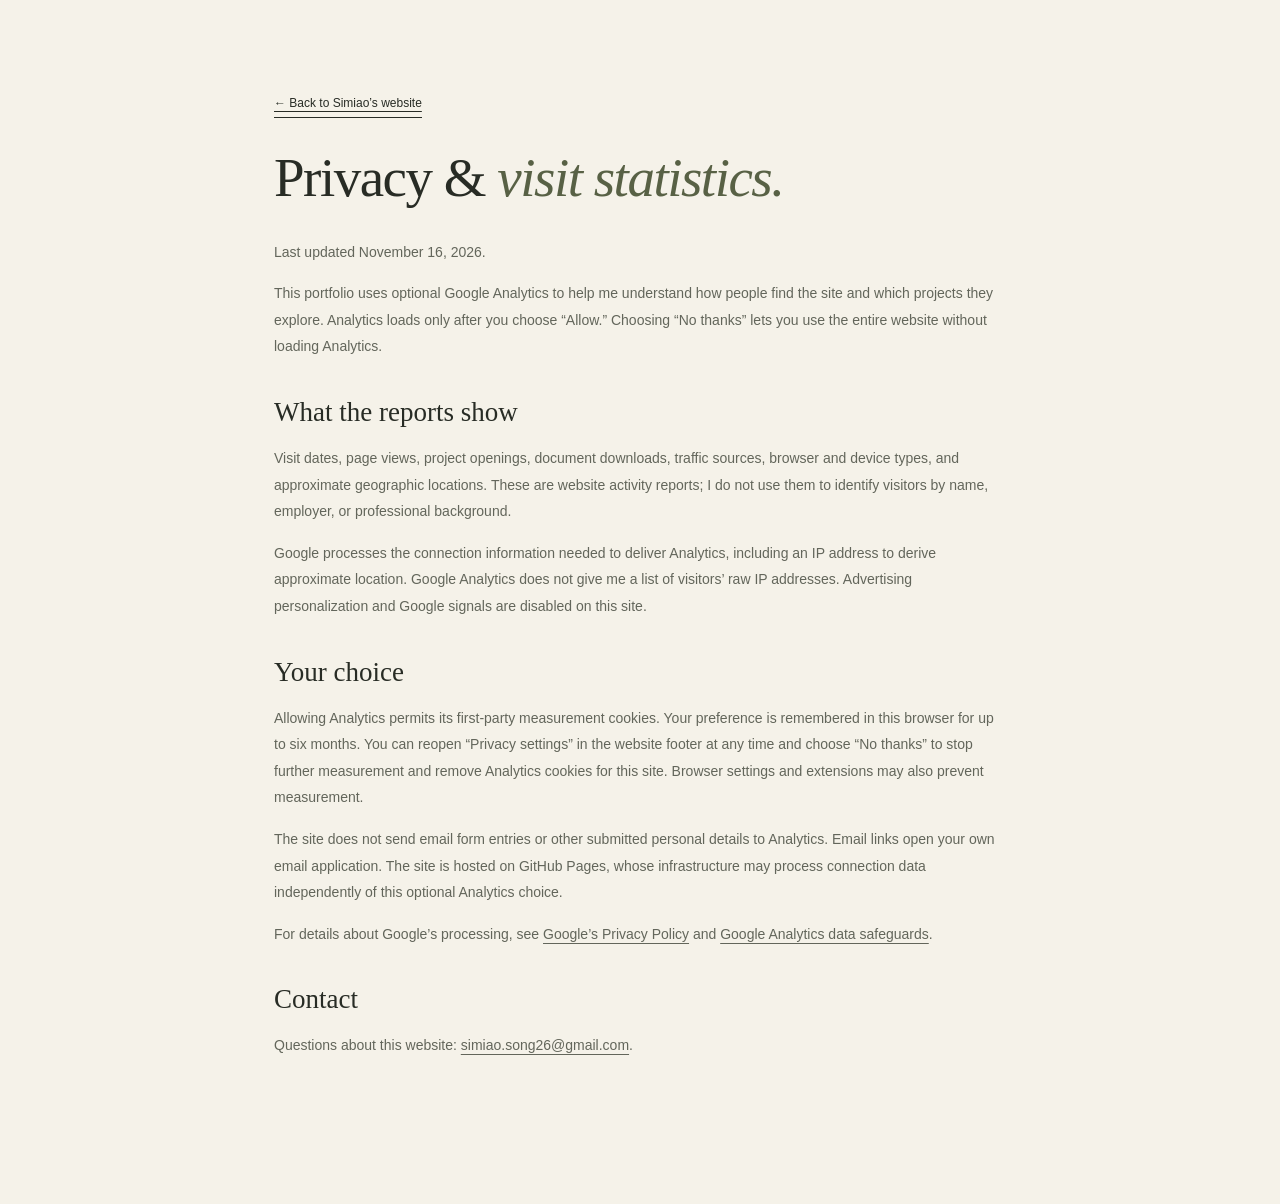
<file: privacy.html>
<!doctype html><html lang="en"><head><meta charset="UTF-8"><meta name="viewport" content="width=device-width, initial-scale=1"><meta name="robots" content="noindex"><title>Privacy — Simiao Song</title><link rel="icon" href="folded-iris.svg"><link rel="stylesheet" href="style.css?v=20261116d"></head><body><main class="privacy-page"><a class="text-link" href="./">← Back to Simiao’s website</a><h1>Privacy &amp; <em>visit statistics.</em></h1><p>Last updated November 16, 2026.</p><p>This portfolio uses optional Google Analytics to help me understand how people find the site and which projects they explore. Analytics loads only after you choose “Allow.” Choosing “No thanks” lets you use the entire website without loading Analytics.</p><h2>What the reports show</h2><p>Visit dates, page views, project openings, document downloads, traffic sources, browser and device types, and approximate geographic locations. These are website activity reports; I do not use them to identify visitors by name, employer, or professional background.</p><p>Google processes the connection information needed to deliver Analytics, including an IP address to derive approximate location. Google Analytics does not give me a list of visitors’ raw IP addresses. Advertising personalization and Google signals are disabled on this site.</p><h2>Your choice</h2><p>Allowing Analytics permits its first-party measurement cookies. Your preference is remembered in this browser for up to six months. You can reopen “Privacy settings” in the website footer at any time and choose “No thanks” to stop further measurement and remove Analytics cookies for this site. Browser settings and extensions may also prevent measurement.</p><p>The site does not send email form entries or other submitted personal details to Analytics. Email links open your own email application. The site is hosted on GitHub Pages, whose infrastructure may process connection data independently of this optional Analytics choice.</p><p>For details about Google’s processing, see <a href="https://policies.google.com/privacy" target="_blank" rel="noopener noreferrer">Google’s Privacy Policy</a> and <a href="https://support.google.com/analytics/answer/6004245" target="_blank" rel="noopener noreferrer">Google Analytics data safeguards</a>.</p><h2>Contact</h2><p>Questions about this website: <a href="mailto:simiao.song26@gmail.com">simiao.song26@gmail.com</a>.</p></main></body></html>
</file>
<file: style.css>
:root{--paper:#f5f2e9;--ink:#282c25;--olive:#586145;--rust:#a74e35;--line:#d5d5c8;--muted:#63665b;--serif:Georgia,'Times New Roman',serif}*{box-sizing:border-box}html{scroll-behavior:smooth;scroll-padding-top:30px}body{margin:0;background:var(--paper);color:var(--ink);font-family:Arial,Helvetica,sans-serif;-webkit-font-smoothing:antialiased}a{color:inherit;text-decoration:none}button{font:inherit}a,button,summary{-webkit-tap-highlight-color:transparent}a:focus-visible,button:focus-visible,summary:focus-visible{outline:2px solid var(--rust);outline-offset:6px}img{display:block;width:100%;object-fit:cover}p{line-height:1.7}h1,h2,h3,p,figure{margin:0}h1,h2,h3{font-weight:400}em{font-weight:400;font-family:var(--serif);color:var(--olive)}.wrap{width:min(1280px,calc(100% - 112px));margin:auto}.nav{height:108px;display:flex;align-items:center;justify-content:space-between;border-bottom:1px solid var(--line)}.wordmark{font-family:var(--serif);font-size:29px;letter-spacing:-1.1px;display:inline-flex;align-items:center;gap:12px}.asterisk{color:var(--olive);font-family:Arial,sans-serif;font-size:37px}.nav nav{display:flex;align-items:center;gap:34px;font-size:13px}.nav nav>a:not(.nav-contact):hover{text-decoration:underline;text-underline-offset:6px}.nav-contact{border:1px solid var(--ink);border-radius:30px;padding:12px 20px}.nav-contact span{margin-left:14px}.hero{display:grid;grid-template-columns:1.17fr 1fr;gap:36px;align-items:center;min-height:690px;padding-top:70px;padding-bottom:80px}.eyebrow{font-family:Arial,Helvetica,sans-serif;font-size:10px;letter-spacing:1.5px;font-weight:500;line-height:1.6}.hero .eyebrow{display:flex;align-items:center;gap:9px;margin-bottom:30px}.dot{display:inline-block;width:6px;height:6px;background:var(--olive);border-radius:50%}h1{font-family:var(--serif);font-size:clamp(55px,5.7vw,82px);line-height:1.08;letter-spacing:-3.8px;white-space:nowrap}.intro{font-size:17px;max-width:420px;line-height:1.6;margin-top:28px}.hero-detail{font-size:12px;color:var(--muted);line-height:1.8;margin-top:18px}.button{display:inline-flex;gap:42px;align-items:center;background:var(--olive);color:var(--paper);padding:17px 22px;border-radius:2px;font-size:13px;margin-top:29px;transition:background .2s}.button:hover{background:#363e2b}.button span{font-size:21px}.collage{height:490px;position:relative;margin-left:12px}.city-photo{width:73%;position:absolute;right:3%;top:10px;padding:12px 12px 0;background:#fffcf4;transform:rotate(6deg);box-shadow:0 10px 22px #292a2010}.city-photo img{height:360px;filter:saturate(.65) sepia(.15)}.city-photo figcaption{font-size:8px;letter-spacing:1.6px;padding:17px 0}.collage-star{position:absolute;right:-10px;top:-25px;font-size:110px;line-height:1;z-index:2;color:var(--rust);transform:rotate(10deg)}.hello-note{position:absolute;left:0;bottom:13px;width:280px;background:#d9ddc8;padding:28px 27px 24px;transform:rotate(-7deg);box-shadow:2px 8px 14px #292a2010}.hello-note:before{content:'';position:absolute;top:-12px;left:90px;background:#d8c8a9b3;transform:rotate(5deg);width:88px;height:26px}.note-small{font-size:8px;letter-spacing:1.4px}.hello-note p{font:26px/1.35 var(--serif);margin:20px 0}.note-signature{font:italic 17px var(--serif);color:var(--olive)}.pencil-note{position:absolute;right:0;bottom:0;font:italic 15px var(--serif);color:var(--rust);transform:rotate(3deg)}.pencil-note svg{width:75px;display:block;margin-left:15px;transform:rotate(160deg)}.pencil-note path{fill:none;stroke:currentColor;stroke-width:1.4}.intro-strip{border-top:1px solid var(--line);border-bottom:1px solid var(--line)}.intro-strip .wrap{display:flex;justify-content:space-between;align-items:center;gap:20px;padding-top:22px;padding-bottom:22px;font:italic 19px var(--serif)}.strip-star{font-size:24px;color:var(--rust)}.section{padding-top:104px;padding-bottom:100px}.section-heading{display:flex;justify-content:space-between;align-items:end;gap:30px;margin-bottom:52px}.section-heading h2,.about-grid h2{margin-top:18px;font:44px/1.15 var(--serif);letter-spacing:-1.4px}.section-heading>p{font-size:13px;color:var(--muted);line-height:1.7}.project{display:grid;grid-template-columns:1.15fr 1fr;gap:65px;align-items:center;margin-bottom:62px}.project-art{display:block;position:relative;overflow:hidden;transition:filter .25s}.project-art:hover{filter:brightness(.96)}.lea-art{height:380px;background:#dce0cf;padding:30px;color:#3a4832}.art-kicker{font-size:8px;letter-spacing:1.6px;position:relative;z-index:1}.lea-word{font-family:var(--serif);font-size:148px;line-height:1;letter-spacing:-10px;position:relative;margin-top:37px}.lea-word>span{position:absolute;right:6px;top:-2px;font-family:Arial,sans-serif;font-size:100px;font-weight:300}.network{display:flex;align-items:center;gap:10px;margin-top:19px}.network span{font-size:10px;border:1px solid #758064;border-radius:50%;padding:14px 12px}.network i{height:1px;background:#758064;flex:1}.art-bottom{position:absolute;left:30px;bottom:25px;font:italic 17px/1.4 var(--serif)}.lea-art .art-bottom{font-size:14px;bottom:19px}.art-index{position:absolute;right:28px;bottom:25px;font-size:10px}.project-copy .eyebrow,.small-project>.eyebrow{font-size:9px;letter-spacing:1.1px;color:var(--olive)}h3{font:37px/1.2 var(--serif);letter-spacing:-.7px;margin-top:16px;margin-bottom:19px}.project-copy>p:not(.eyebrow),.small-project>p:not(.eyebrow){font-size:14px;color:var(--muted);max-width:400px}.project-result{margin-top:24px;display:flex;flex-direction:column;gap:5px}.project-result strong{font:24px var(--serif)}.project-result span{font-size:11px;color:var(--muted)}.text-link{font-size:12px;border-bottom:1px solid var(--ink);padding-bottom:7px;display:inline-flex;align-items:center;gap:28px;margin-top:26px}.text-link:hover{color:var(--rust);border-color:var(--rust)}.project-grid{display:grid;grid-template-columns:1fr 1fr;gap:38px}.project-grid .project-art{height:335px;margin-bottom:26px;padding:27px}.small-project h3{font-size:29px;margin-top:11px;margin-bottom:12px}.small-project>p:not(.eyebrow){max-width:470px}.sync-art{background:#e8dfd4;color:#665043}.sync-diagram{position:absolute;inset:65px 45px 65px}.sync-tab{padding:18px 23px;border:1px solid #8a776a;background:#f5eee4;font:italic 22px var(--serif);position:absolute;box-shadow:3px 5px 0 #b4a18a25}.t1{top:8px;left:5%;transform:rotate(-7deg)}.t2{top:27px;right:0;transform:rotate(7deg)}.t3{bottom:0;left:19%;z-index:2;background:#62694e;color:#f5f2e9;border-color:#62694e;transform:rotate(-2deg)}.t3 b{margin-left:18px;font-style:normal;font-size:27px}.sync-line{position:absolute;border:1px solid #8a776a;width:50%;height:65%;top:15%;left:28%;border-radius:50%}.operations-art{background:#a7513a;color:#fff5e6}.operations-number{font:150px/1 var(--serif);margin-top:25px;letter-spacing:-9px}.operations-number span{font-size:70px;vertical-align:top;position:relative;top:15px;letter-spacing:-3px}.operations-number svg{width:90px;position:absolute;right:30px;top:90px;transform:rotate(-8deg)}.operations-number path{fill:none;stroke:#f4dcab;stroke-width:2}.about-section{background:#e9e9df;border-top:1px solid var(--line);border-bottom:1px solid var(--line);padding:90px 0}.about-grid{display:grid;grid-template-columns:1fr 1fr;gap:90px}.about-grid h2{font-size:47px}.about-copy .large-copy{font:27px/1.5 var(--serif);margin-bottom:25px}.about-copy>p:not(.large-copy){font-size:14px;color:#555b50;margin-top:18px}.personal-card{margin:52px 0 8px 20px;width:330px;background:#f6f0df;border:1px solid #d4cfbe;padding:29px 28px 32px;transform:rotate(-4deg);box-shadow:3px 7px 0 #d5d6c5;position:relative}.card-top{font-size:8px;letter-spacing:1.6px}.personal-card>p{font:25px var(--serif);margin-top:22px;margin-bottom:24px}.personal-card>p>span{color:var(--rust);margin:0 8px}.card-lines{display:grid;gap:11px;font-size:11px;color:var(--muted)}.card-flower{position:absolute;right:18px;bottom:18px;color:var(--rust);font-size:42px}.beyond{border-top:1px solid #cbcfbf;margin-top:30px;padding-top:24px}.beyond p{font-size:12px;line-height:1.8;margin-top:10px;color:var(--muted)}.timeline{border-top:1px solid var(--line)}details{border-bottom:1px solid var(--line)}summary{display:grid;grid-template-columns:240px 1fr 40px;align-items:center;cursor:pointer;padding:26px 0;list-style:none}summary::-webkit-details-marker{display:none}.time{font-size:10px;letter-spacing:.7px;color:var(--muted)}.time small{display:block;font-size:8px;margin-top:5px;letter-spacing:1px}.role{display:flex;flex-direction:column;gap:9px}.role strong{font:25px var(--serif)}.role>span{font-size:12px;color:var(--muted)}.plus{font-size:25px;font-weight:300;text-align:right;transition:transform .2s}details[open] .plus{transform:rotate(45deg)}.timeline-content{padding:0 50px 28px 240px;max-width:950px}.timeline-content p{font-size:14px;color:var(--muted);margin-bottom:15px}.tag{font-size:9px;display:inline-block;border:1px solid var(--line);padding:7px 11px;border-radius:20px;margin:4px 5px 0 0;color:var(--muted)}.education-note{display:flex;align-items:center;gap:22px;margin-top:35px}.education-note p{font-size:12px;line-height:1.8;color:var(--muted)}.education-note strong{font-weight:500;color:var(--ink)}.cert{margin-left:auto;font-size:10px;letter-spacing:.4px;border-bottom:1px solid var(--line);padding-bottom:6px}.contact-section{background:var(--olive);color:var(--paper);padding:68px 0 52px}.contact-section em{color:#d7dbb9}.contact-main{display:flex;align-items:center;justify-content:space-between;margin-top:28px;margin-bottom:45px}.contact-main h2{font:65px/1.12 var(--serif);letter-spacing:-2px}.contact-arrow{font-size:96px;line-height:1;border:1px solid #b2b89e;width:140px;height:140px;display:flex;align-items:center;justify-content:center;border-radius:50%;transition:background .2s}.contact-arrow:hover{background:#6c7556}.contact-bottom{border-top:1px solid #808870;padding-top:26px;display:flex;justify-content:space-between;align-items:center;gap:25px}.contact-bottom p{font-size:13px;color:#e0e3d4}.contact-bottom>div{display:flex;gap:26px;align-items:center;position:relative;font-size:12px}.contact-bottom a,.contact-bottom button{border-bottom:1px solid #9da58a;padding:8px 0}.contact-bottom button{background:none;border-top:0;border-left:0;border-right:0;color:inherit;cursor:pointer}#copy-status{position:absolute;top:45px;right:0;font-size:11px}footer{display:flex;align-items:center;gap:30px;padding-top:33px;padding-bottom:33px}footer .wordmark{font-size:23px}footer .asterisk{font-size:29px}footer p{font:italic 12px var(--serif);color:var(--muted)}.back-top{margin-left:auto;font-size:10px}.photo-credit{font-size:8px;color:var(--muted);margin-left:auto}.skip{position:fixed;top:-80px;left:20px;padding:12px;background:var(--ink);color:white;z-index:100}.skip:focus{top:10px}dialog{width:min(760px,calc(100% - 32px));max-height:85vh;border:1px solid var(--line);background:var(--paper);color:var(--ink);padding:58px 55px 48px;box-shadow:0 20px 100px #0003}dialog::backdrop{background:#1f271dcc;backdrop-filter:blur(5px)}.close-dialog{position:absolute;right:22px;top:18px;border:0;background:none;color:var(--ink);font-size:12px;cursor:pointer;padding:8px}dialog h2{font:43px/1.15 var(--serif);margin:20px 0 24px;letter-spacing:-1px}dialog h3{font:22px var(--serif);margin:28px 0 12px}dialog p{font-size:14px;color:var(--muted);margin-top:13px}dialog .dialog-metric{font:30px var(--serif);color:var(--olive);padding:24px 0;border-top:1px solid var(--line);border-bottom:1px solid var(--line);margin:26px 0}dialog .dialog-metric span{font:12px Arial,sans-serif;display:block;margin-top:10px;color:var(--muted)}dialog .scope-note{font-size:11px;border-top:1px solid var(--line);padding-top:18px;margin-top:25px}body.modal-open{overflow:hidden}
@media(min-width:1450px){h1{font-size:85px}}@media(max-width:1100px){.wrap{width:calc(100% - 72px)}.hero{gap:15px;min-height:650px}h1{font-size:64px;letter-spacing:-3px}.collage{height:460px}.city-photo img{height:320px}.hello-note{width:240px;padding:24px}.hello-note p{font-size:23px}.collage-star{font-size:90px;right:-7px}.pencil-note{bottom:-15px}.project{gap:38px}.lea-word{font-size:130px}.network{gap:6px}.network span{font-size:8px;padding:12px 10px}.about-grid{gap:50px}.sync-diagram{inset:65px 20px}.operations-number{font-size:130px}.operations-number svg{width:65px;right:15px}.contact-main h2{font-size:58px}}@media(max-width:800px){.wrap{width:calc(100% - 48px)}.nav{height:88px}.wordmark{font-size:25px}.nav nav{gap:18px;font-size:11px}.nav-contact{padding:10px 14px}.hero{grid-template-columns:1fr 1fr;padding-top:55px;padding-bottom:70px;min-height:570px;gap:5px}h1{font-size:49px;letter-spacing:-2.2px}.intro{font-size:15px;max-width:310px}.hero .eyebrow{font-size:8px;letter-spacing:1px;margin-bottom:25px}.hero-detail{font-size:10px}.collage{height:380px}.city-photo{width:85%;right:0}.city-photo img{height:270px}.collage-star{font-size:72px;right:-8px;top:-12px}.hello-note{width:210px;left:-7px;bottom:-10px;padding:21px}.hello-note p{font-size:21px;margin:15px 0}.note-small{font-size:7px}.pencil-note{display:none}.intro-strip .wrap{font-size:15px;gap:12px}.strip-star{font-size:18px}.section{padding-top:75px;padding-bottom:75px}.section-heading h2{font-size:37px}.section-heading>p{font-size:11px}.project{gap:30px}.lea-art{height:340px;padding:25px}.lea-word{font-size:105px;margin-top:50px;letter-spacing:-6px}.lea-word>span{font-size:70px}.network span{padding:10px 6px;font-size:7px}.project-copy h3{font-size:30px}.project-copy>p:not(.eyebrow),.small-project>p:not(.eyebrow){font-size:12px}.project-grid{gap:25px}.project-grid .project-art{height:290px;padding:22px}.art-kicker{font-size:6px}.sync-tab{font-size:18px;padding:15px}.t3{left:12%}.operations-number{font-size:110px;margin-top:40px}.operations-number span{font-size:50px}.operations-number svg{width:50px;right:12px}.art-bottom{font-size:14px;left:22px}.small-project h3{font-size:25px}.about-grid{gap:40px}.about-grid h2{font-size:37px}.personal-card{width:270px;margin-left:0;padding:25px 20px}.personal-card>p{font-size:23px}.card-lines{font-size:10px}.about-copy .large-copy{font-size:23px}.about-copy>p:not(.large-copy){font-size:12px}.about-grid .eyebrow{font-size:8px}summary{grid-template-columns:170px 1fr 30px}.timeline-content{padding-left:170px}.role strong{font-size:22px}.role>span{font-size:11px}.contact-main h2{font-size:50px}.contact-arrow{font-size:72px;width:110px;height:110px}footer{gap:18px}footer p{display:none}.contact-bottom>div{gap:17px;font-size:11px}}
@media(max-width:700px){.wrap{width:calc(100% - 40px)}.nav{height:80px}.wordmark{font-size:25px}.wordmark .asterisk{font-size:31px}.nav nav{gap:18px}.nav nav>a:nth-child(2),.nav nav>a:nth-child(3){display:none}.nav-contact{padding:9px 12px}.nav-contact span{margin-left:6px}.hero{display:flex;flex-direction:column;align-items:stretch;padding-top:43px;padding-bottom:65px;gap:40px}.hero .eyebrow{font-size:8px;margin-bottom:23px}h1{font-size:clamp(41px,10.7vw,63px);letter-spacing:-2.1px}.intro{font-size:16px;max-width:380px;margin-top:24px}.hero-detail{font-size:11px;margin-top:15px}.button{margin-top:25px;padding:14px 19px}.collage{height:390px;width:min(375px,100% - 12px);align-self:center;margin-top:12px;margin-left:0}.city-photo{width:72%;right:4%;top:0}.city-photo img{height:280px}.city-photo figcaption{font-size:7px;padding:13px 0}.collage-star{right:-4px;top:-25px;font-size:85px}.hello-note{left:0;bottom:0;width:225px;padding:23px}.hello-note p{font-size:23px}.pencil-note{display:block;right:-4px;bottom:-18px;font-size:12px}.pencil-note svg{width:45px}.intro-strip .wrap{justify-content:center;font-size:16px;padding-top:19px;padding-bottom:19px}.intro-strip .wrap>span:nth-last-child(-n+2){display:none}.section{padding-top:62px;padding-bottom:60px}.section-heading{display:block;margin-bottom:32px}.section-heading h2,.about-grid h2{font-size:36px;letter-spacing:-1px}.section-heading>p{margin-top:18px;font-size:12px}.section-heading>.text-link{margin-top:20px}.project{grid-template-columns:1fr;gap:27px;margin-bottom:45px}.lea-art{height:340px;padding:25px}.lea-word{font-size:130px;margin-top:40px}.lea-word>span{font-size:87px}.network span{font-size:9px;padding:12px}.project-copy h3{font-size:33px;margin-top:12px;margin-bottom:14px}.project-copy h3 br{display:none}.project-copy>p:not(.eyebrow),.small-project>p:not(.eyebrow){font-size:14px}.project-result{margin-top:20px}.project-grid{grid-template-columns:1fr;gap:43px}.project-grid .project-art{height:320px;margin-bottom:22px;padding:25px}.art-kicker{font-size:7px}.art-bottom{left:25px;font-size:16px}.sync-diagram{inset:65px 30px}.sync-tab{font-size:20px}.operations-number{font-size:145px;margin-top:25px}.operations-number span{font-size:65px}.operations-number svg{width:70px;right:25px}.small-project h3{font-size:30px}.about-section{padding:60px 0}.about-grid{grid-template-columns:1fr;gap:40px}.about-grid .eyebrow{font-size:9px}.personal-card{width:290px;margin:38px auto 8px}.personal-card>p{font-size:25px}.card-lines{font-size:11px}.about-copy .large-copy{font-size:25px}.about-copy>p:not(.large-copy){font-size:14px}summary{grid-template-columns:1fr 26px;padding:24px 0;gap:12px}.time{grid-column:1;font-size:9px}.time small{display:inline;margin-left:7px}.role{grid-column:1;gap:8px}.role strong{font-size:25px}.role>span{font-size:11px}.plus{grid-column:2;grid-row:1/3}.timeline-content{padding:0 10px 25px 0}.timeline-content p{font-size:13px}.education-note{align-items:flex-start;flex-wrap:wrap;gap:14px}.education-note .asterisk{font-size:30px}.education-note p{font-size:10px}.cert{margin-left:45px;font-size:9px}.contact-section{padding:49px 0 44px}.contact-main{margin-top:25px;margin-bottom:30px;align-items:end}.contact-main h2{font-size:40px;letter-spacing:-1.4px}.contact-arrow{font-size:45px;width:60px;height:60px;flex-shrink:0;margin-left:10px;margin-bottom:4px}.contact-bottom{display:block;padding-top:23px}.contact-bottom>div{margin-top:22px;justify-content:flex-start;gap:28px}.contact-bottom p{font-size:12px}.contact-section .eyebrow{font-size:8px}footer{flex-wrap:wrap;padding-top:25px;padding-bottom:25px;gap:14px}footer .wordmark{font-size:22px}.back-top{order:2;margin-left:auto}.photo-credit{order:3;flex-basis:100%;margin-left:0;font-size:8px}dialog{padding:55px 25px 30px}dialog h2{font-size:34px}dialog p{font-size:13px}.eyebrow{font-size:9px}}
@media(prefers-reduced-motion:reduce){html{scroll-behavior:auto}*{transition:none!important}}

/* Portrait and factual introduction. */
.hero .intro{max-width:455px}.city-photo img{object-position:center;filter:none}.hello-note p{font-size:24px}.hero h1{white-space:normal}.intro-strip .wrap{font-size:18px}
@media(max-width:700px){.hero h1{font-size:clamp(44px,11.7vw,66px)}.hello-note p{font-size:23px}.intro-strip .wrap{font-size:14px}.intro-strip .wrap>span:nth-last-child(-n+2){display:initial}.intro-strip .wrap{flex-wrap:wrap;gap:9px 15px}.intro-strip .strip-star{display:none!important}}
@media(max-width:700px){.collage{height:455px}.hello-note{width:270px;padding:18px 21px}.hello-note p{font-size:21px;line-height:1.3;margin:12px 0}.note-signature{font-size:15px}.pencil-note{bottom:-24px}}

/* Credential, personal context, and service experience. */
.hero{padding-top:55px;padding-bottom:65px;min-height:710px}.hero .eyebrow{margin-bottom:22px}.hero h1{font-size:76px}.pmp-credential{display:flex;align-items:center;gap:13px;margin-top:21px;font-size:12px;line-height:1.5}.credential-mark{font-family:var(--serif);font-size:25px;color:var(--olive);border:1px solid #a7ae93;border-radius:3px;padding:8px 10px}.credential-issuer{display:block;font-size:9px;color:var(--muted);margin-top:4px}.hero .intro{margin-top:22px;font-size:16px}.hero-detail{max-width:500px;font-size:11px}.hero-detail a{text-decoration:underline;text-decoration-color:#c7cabb;text-underline-offset:3px}.working-style{border-top:1px solid #cbcfbf;margin-top:27px;padding-top:21px}.working-style ol{padding-left:19px;margin:13px 0 0;font-size:13px;line-height:1.7;color:#555b50}.working-style li{padding-left:3px;margin:7px 0}.sketch-strip{display:flex;align-items:center;gap:35px;margin-top:42px;border-top:1px solid #cbcfbf;padding-top:23px;color:var(--olive)}.sketch-strip svg{width:310px;max-width:55%;height:auto}.sketch-strip p{font:italic 15px/1.5 var(--serif);color:var(--muted)}.volunteer-section{padding:65px 0 72px;border-top:1px solid var(--line)}.volunteer-section .section-heading{margin-bottom:32px}.volunteer-grid{display:grid;grid-template-columns:repeat(3,1fr);gap:36px}.volunteer-grid article{padding-top:0}.volunteer-grid .eyebrow{font-size:8px;letter-spacing:1px}.volunteer-grid h3{font-size:29px;line-height:1.2;margin:17px 0 15px}.volunteer-grid article>p:last-child{font-size:13px;color:var(--muted);max-width:290px}.intro-strip .wrap{font-size:16px}
@media(max-width:1100px){.hero h1{font-size:61px}.hero .intro{font-size:14px}.hero-detail{font-size:10px}.pmp-credential{font-size:11px}.credential-issuer{font-size:8px}.intro-strip .wrap{font-size:14px}.volunteer-grid{gap:25px}}
@media(min-width:701px) and (max-width:800px){.hero h1{font-size:46px}.hero .intro{font-size:13px}.credential-mark{font-size:20px;padding:7px}.pmp-credential{gap:9px;font-size:10px}.hero{min-height:690px}}
@media(max-width:700px){.hero{padding-top:40px;padding-bottom:70px;gap:35px}.hero h1{font-size:clamp(44px,11.7vw,66px)}.hero .intro{font-size:15px;line-height:1.7;margin-top:22px}.hero-detail{font-size:10px;line-height:1.9}.pmp-credential{font-size:11px;margin-top:20px}.credential-issuer{font-size:8px}.credential-mark{font-size:24px}.intro-strip .wrap{font-size:14px}.working-style ol{font-size:13px}.sketch-strip{gap:20px;margin-top:30px}.sketch-strip svg{max-width:57%}.sketch-strip p{font-size:12px}.volunteer-section{padding:48px 0 55px}.volunteer-grid{grid-template-columns:1fr;gap:29px}.volunteer-grid h3{font-size:27px;margin:12px 0}.volunteer-grid h3 br{display:none}.volunteer-grid article>p:last-child{max-width:none}.volunteer-grid .eyebrow{font-size:8px}}

/* Journey-first navigation and a small photography journal. */
.nav .journey-nav{font-weight:700;color:var(--olive);border-bottom:2px solid var(--olive);padding:8px 0}.intro-strip .wrap{justify-content:flex-start;gap:30px;font:italic 24px var(--serif);padding-top:25px;padding-bottom:25px}.route-arrow{font:22px Arial,sans-serif;color:var(--rust)}.intro-strip .wrap>a{margin-left:auto;font:12px Arial,sans-serif;letter-spacing:.2px;border-bottom:1px solid var(--olive);padding-bottom:5px}.journey-section{padding-top:70px}.journey-section .section-heading h2{font-size:49px}.journey-section .section-heading .eyebrow{font-weight:700;color:var(--olive)}.journey-section .timeline{border-top:2px solid var(--olive)}.journey-section .role strong a:hover{text-decoration:underline;text-underline-offset:5px}.place-route{display:flex;flex-wrap:wrap;align-items:center;gap:6px!important;font-size:20px!important;line-height:1.5!important}.place-route span{white-space:nowrap}.place-route i{font:18px Arial,sans-serif;color:var(--rust)}.personal-card{width:360px}.card-lines{gap:12px;font-size:10px}.language-note{border-top:1px solid #cbcfbf;margin-top:25px;padding-top:21px}.language-note p{font-size:13px;line-height:1.8;margin-top:10px;color:var(--muted)}.hello-note p{font-size:24px}.hello-note .note-signature{font-size:12px;line-height:1.6;text-decoration:underline;text-underline-offset:3px}.photo-editorial{display:grid;grid-template-columns:.9fr 1.1fr;gap:65px;align-items:start}.photo-window{padding:12px;background:#fffdf7;transform:rotate(-2deg);box-shadow:0 10px 25px #292a2010}.photo-window img{height:auto;aspect-ratio:4/5;object-fit:contain}.photo-editorial a{display:block}.photo-editorial a:hover img{filter:brightness(.96)}.photo-editorial figcaption{font-size:9px;letter-spacing:1px;line-height:1.7;padding:15px 3px 3px}.cover-landscape figcaption, .photo-editorial figcaption span{display:block;letter-spacing:.2px;font-size:8px;color:var(--muted);margin-top:5px}.photo-intro{max-width:430px;margin:8px 0 35px}.photo-intro p{font:23px/1.55 var(--serif)}.photo-intro p+p{font:13px/1.8 Arial,sans-serif;color:var(--muted);margin-top:18px}.photo-landscape{padding:11px;background:#fffdf7;transform:rotate(2deg);box-shadow:0 10px 25px #292a2010}.photo-landscape img{height:auto;aspect-ratio:640/426;object-fit:contain}.photography-section{border-top:1px solid var(--line)}.contact-bottom>div{flex-wrap:wrap}.contact-bottom>div a{white-space:nowrap}
@media(max-width:1100px){.personal-card{width:310px}.place-route{font-size:17px!important;gap:4px!important}.photo-editorial{gap:40px}.photo-intro p{font-size:21px}.contact-bottom>div{gap:18px}}
@media(max-width:700px){.nav nav>a:nth-child(2),.nav nav>a:nth-child(3){display:none}.nav nav>a.journey-nav{display:inline-block;font-size:11px}.nav nav{gap:17px}.intro-strip .wrap{font-size:20px;gap:12px 17px;justify-content:center}.intro-strip .wrap>a{margin:6px 0 0;text-align:center;flex-basis:100%;font-size:11px;border:0}.journey-section{padding-top:48px}.journey-section .section-heading h2{font-size:36px}.personal-card{width:min(320px,100%)}.place-route{font-size:20px!important;gap:5px!important}.card-lines{font-size:10px}.hello-note p{font-size:22px}.hello-note .note-signature{font-size:11px}.photo-editorial{grid-template-columns:1fr;gap:32px}.photo-window{max-width:330px;width:calc(100% - 12px);margin:auto}.photo-right{display:contents}.photo-intro{max-width:none;margin:0}.photo-intro p{font-size:22px}.photo-landscape{width:calc(100% - 12px);margin:auto}.photo-editorial figcaption{font-size:8px}.contact-bottom>div{gap:15px 22px}.photography-section .section-heading>.text-link{margin-top:20px}}

/* The landscape from Simiao’s LinkedIn background photo. */
.cover-landscape{margin:0;width:100%;overflow:hidden}.cover-landscape img{display:block;width:100%;height:auto;aspect-ratio:4/1;object-fit:contain}.intro-strip{border-top:0}
@media(max-width:700px){.cover-landscape img{aspect-ratio:2.5/1;object-fit:cover;object-position:center}}

.gallery-byline{font-size:11px!important;color:var(--muted);letter-spacing:.3px}.photo-editorial{max-width:1100px;margin:0 auto;gap:50px}.photo-intro p{font-size:22px}.photo-intro{margin-bottom:26px}@media(max-width:700px){.photo-editorial{gap:28px}.photo-intro p{font-size:21px}.gallery-byline{margin-top:18px}}

/* Place timeline, project index, and concise language entries. */
.places-timeline{padding-top:38px;padding-bottom:25px}.places-heading{display:flex;justify-content:space-between;gap:20px;align-items:center}.places-heading>a{font-size:11px;border-bottom:1px solid var(--olive);padding-bottom:5px}.place-stops{list-style:none;padding:0;margin:29px 0 0;display:grid;grid-template-columns:repeat(3,1fr)}.place-stops li{position:relative;min-width:0}.place-stops li:after{content:'';position:absolute;left:0;right:0;top:40px;height:1px;background:#abb39a}.place-stops li:last-child:after{right:60%}.stop-era{font-size:8px;letter-spacing:1.3px;color:var(--muted)}.stop-node{display:block;position:relative;z-index:1;height:11px;width:11px;background:var(--olive);border:3px solid var(--paper);outline:1px solid var(--olive);border-radius:50%;margin:18px 0 22px}.place-stops h2{font:31px/1.2 var(--serif);margin:0 0 8px}.place-stops p{font-size:11px;line-height:1.6;color:var(--muted);padding-right:18px}.mini-place-timeline{list-style:none;padding:0 0 0 15px;margin:24px 0 26px;border-left:1px solid #adb294;display:grid;gap:19px}.mini-place-timeline li{position:relative;display:flex;justify-content:space-between;align-items:baseline;gap:12px}.mini-place-timeline li:before{content:'';position:absolute;left:-19px;top:7px;width:7px;height:7px;border-radius:50%;background:var(--olive);outline:3px solid #f6f0df}.mini-place-timeline strong{font:20px var(--serif)}.mini-place-timeline li>span{font-size:9px;color:var(--muted);text-align:right}.language-list{margin:14px 0 0}.language-list>div{display:grid;grid-template-columns:110px 1fr;gap:18px;border-bottom:1px solid #d1d4c6;padding:11px 0}.language-list dt{font-size:13px;font-weight:600}.language-list dd{margin:0;font-size:12px;color:var(--olive)}.language-list small{display:block;font-size:10px;color:var(--muted);line-height:1.6;margin-top:4px}.project-library{margin-top:66px;padding-top:38px;border-top:1px solid var(--line)}.library-heading{display:flex;justify-content:space-between;align-items:end;gap:25px;margin-bottom:27px}.library-heading h3{font-size:34px;margin:12px 0 0}.library-heading>p{font-size:12px;color:var(--muted);line-height:1.7}.catalog-list{border-top:1px solid var(--olive)}.catalog-item{border-bottom:1px solid var(--line)}.catalog-item>summary{display:grid;grid-template-columns:48px 1fr 35px;gap:20px;padding:23px 0;align-items:center}.catalog-number{font-size:10px;color:var(--olive);letter-spacing:1px}.catalog-title{display:flex;flex-direction:column;gap:8px}.catalog-title strong{font:23px/1.2 var(--serif)}.catalog-title>span{font-size:10px;color:var(--muted);line-height:1.6}.catalog-plus{font-size:24px;text-align:right;transition:transform .2s}.catalog-item[open]>summary .catalog-plus{transform:rotate(45deg)}.catalog-item[open]{background:#eeeee3}.catalog-item[open]>summary{padding-left:17px;padding-right:17px}.catalog-content{padding:0 45px 30px 85px;max-width:1000px}.catalog-role{font-size:10px;color:var(--olive);font-weight:600;letter-spacing:.4px}.catalog-intro{font:23px/1.5 var(--serif);margin-top:17px}.catalog-facts{display:grid;gap:20px;margin-top:24px}.catalog-facts h4{font-size:12px;font-weight:600;margin:0 0 8px}.catalog-facts p{font-size:13px;line-height:1.8;color:var(--muted)}.catalog-tags{margin-top:20px}.nature-collection{border-top:1px solid var(--line);padding-top:30px;margin-top:55px}.nature-heading{display:flex;justify-content:space-between;gap:20px;align-items:baseline;margin-bottom:24px}.nature-heading>p:last-child{font:italic 16px var(--serif);color:var(--muted)}.nature-pair{display:grid;grid-template-columns:1fr 1fr;gap:28px;max-width:720px;margin:0 auto}.nature-pair figure{padding:10px;background:#fffdf7}.nature-pair img{height:auto;aspect-ratio:3/4;object-fit:contain}.nature-pair figcaption{padding:13px 3px 4px;font-size:9px;letter-spacing:.6px;line-height:1.6}.nature-pair a{display:block}
@media(max-width:800px){.place-stops h2{font-size:28px}.stop-era{font-size:7px;letter-spacing:.8px}.mini-place-timeline li{gap:8px}.mini-place-timeline strong{font-size:18px}.mini-place-timeline li>span{font-size:8px}.catalog-title strong{font-size:21px}}
@media(max-width:700px){.places-timeline{padding-top:29px;padding-bottom:12px}.places-heading{align-items:start;flex-direction:column;gap:13px}.places-heading .eyebrow{font-size:8px}.places-heading>a{font-size:10px}.place-stops{display:block;margin-top:28px;padding-left:20px;border-left:1px solid #abb39a;margin-left:6px}.place-stops li{padding:0 0 25px 5px}.place-stops li:last-child{padding-bottom:3px}.place-stops li:after{display:none}.stop-era{font-size:8px}.stop-node{position:absolute;left:-26px;top:4px;margin:0;width:10px;height:10px}.place-stops h2{font-size:29px;margin:7px 0}.place-stops p{font-size:11px}.mini-place-timeline strong{font-size:21px}.mini-place-timeline li>span{font-size:9px}.language-list>div{grid-template-columns:90px 1fr;gap:15px}.project-library{margin-top:45px;padding-top:29px}.library-heading{display:block;margin-bottom:23px}.library-heading h3{font-size:31px}.library-heading>p{font-size:11px;margin-top:15px}.catalog-item>summary{grid-template-columns:24px 1fr 25px;gap:12px;padding:22px 0}.catalog-title strong{font-size:22px}.catalog-title>span{font-size:9px}.catalog-item[open]>summary{padding-left:10px;padding-right:10px}.catalog-content{padding:0 18px 25px 46px}.catalog-intro{font-size:21px}.catalog-facts p{font-size:12px}.catalog-role{font-size:9px}.nature-heading{display:block}.nature-heading>p:last-child{margin-top:12px;font-size:15px}.nature-pair{gap:15px}.nature-pair figure{padding:7px}.nature-pair figcaption{font-size:8px;padding:10px 1px 3px}.nature-collection{margin-top:34px;padding-top:25px}}

.credential-view{display:block;width:fit-content;font-size:10px;margin-top:8px;color:var(--olive);border-bottom:1px solid #a7ae93;padding-bottom:3px}.pmp-credential:hover .credential-mark{background:#e9ecdd}.pmp-credential:hover .credential-view{color:var(--rust);border-color:var(--rust)}.cert:hover{color:var(--rust)}

/* All main sections visible in the navigation. */
.nav nav{gap:25px;font-size:12px}.nav-contact{padding:11px 18px}.place-stops{grid-template-columns:repeat(4,1fr)}.place-stops h2{font-size:30px}.place-stops p{font-size:10px}.experience-heading-meta{max-width:330px;text-align:right}.experience-heading-meta>p{font-size:13px;line-height:1.5}.experience-heading-meta strong{font-weight:500}.experience-heading-meta>p>span{display:block;font-size:10px;margin-top:7px;color:var(--muted)}.experience-heading-meta .text-link{margin-top:16px}.nature-pair{grid-template-columns:repeat(4,1fr);max-width:1100px;gap:22px}.nature-pair figcaption{font-size:8px}
@media(max-width:1100px){.nav nav{gap:17px;font-size:11px}.nav-contact{padding:9px 13px}.place-stops h2{font-size:27px}}
@media(max-width:900px){.nav{height:auto;min-height:108px;padding-top:20px;padding-bottom:20px;flex-wrap:wrap;gap:16px}.nav nav{width:100%;justify-content:space-between;gap:15px}.place-stops h2{font-size:24px}.place-stops p{font-size:9px}.stop-era{font-size:7px}.nature-pair{grid-template-columns:repeat(2,1fr);max-width:700px;gap:24px}}
@media(max-width:700px){.nav{display:block;min-height:0;padding-top:20px;padding-bottom:18px}.nav nav{margin-top:17px;display:flex;flex-wrap:wrap;justify-content:flex-start;gap:14px 22px;font-size:11px;line-height:1.5}.nav nav>a:nth-child(2),.nav nav>a:nth-child(3){display:inline-block}.nav nav>a.journey-nav{font-size:11px;padding:0 0 3px}.nav .nav-contact{padding:0;border:0;border-radius:0}.nav .nav-contact span{margin-left:3px}.place-stops{display:block}.place-stops h2{font-size:29px}.place-stops p{font-size:11px}.stop-era{font-size:8px}.experience-heading-meta{text-align:left;max-width:none;margin-top:19px}.experience-heading-meta>p{font-size:12px}.experience-heading-meta .text-link{margin-top:14px}.nature-pair{gap:15px}.nature-pair figcaption{font-size:8px}}

/* Education separated from professional experience. */
.journey-section{padding-bottom:58px}.education-section{padding-top:0;padding-bottom:78px}.education-section .section-heading{margin-bottom:29px}.education-section .section-heading h2{font-size:39px}.education-grid{display:grid;grid-template-columns:1fr 1fr;gap:45px}.education-grid article{border-top:1px solid var(--line);padding-top:22px}.education-dates{font-size:10px;color:var(--muted);letter-spacing:.7px;display:flex;align-items:baseline;gap:15px;flex-wrap:wrap}.education-dates>span{font-size:8px;letter-spacing:1px;color:var(--olive)}.education-grid h3{font-size:28px;line-height:1.25;margin:15px 0 14px;letter-spacing:-.5px}.education-grid h3 a:hover{color:var(--rust)}.education-grid h3 span{font:17px Arial,sans-serif;white-space:nowrap;color:var(--olive)}.education-degree{font-size:14px}.education-detail{font-size:11px;color:var(--muted);margin-top:7px}.nav nav{gap:20px}
@media(max-width:1100px){.nav nav{gap:14px;font-size:11px}.education-grid{gap:30px}.education-grid h3{font-size:25px}}
@media(max-width:700px){.journey-section{padding-bottom:42px}.education-section{padding-top:0;padding-bottom:52px}.education-section .section-heading h2{font-size:33px}.education-grid{grid-template-columns:1fr;gap:30px}.education-grid h3{font-size:27px}.education-grid article{padding-top:20px}.education-dates{font-size:9px;gap:10px}.education-dates>span{font-size:7px}.nav nav{gap:14px 20px}}

/* Drawn accents stay the same across browsers and never render as emoji. */
.asterisk{display:inline-flex;color:var(--rust);width:.8em;height:.8em;margin-left:6px;vertical-align:middle}.asterisk svg,.collage-star svg,.card-flower svg{display:block;width:100%;height:100%}.collage-star{width:.9em;height:.9em}.card-flower{width:1em;height:1em}.skills-section{padding-top:65px;padding-bottom:65px;scroll-margin-top:30px}.skills-grid{display:grid;grid-template-columns:repeat(2,minmax(0,1fr));gap:30px 65px}.skills-grid h3{font:25px/1.2 var(--serif);margin-bottom:13px}.skills-grid p{font-size:13px;line-height:1.9;color:var(--muted);max-width:470px}.compliance-note{border-top:1px solid var(--line);padding-top:24px;margin-top:30px;font-size:11px;color:var(--muted);line-height:1.9}.compliance-note strong{color:var(--ink);margin-right:15px}.qualification-list{display:grid;grid-template-columns:repeat(3,minmax(0,1fr));gap:30px;margin-top:28px;padding-top:28px;border-top:1px solid var(--line)}.qualification-list h3{font:19px/1.4 var(--serif)}.qualification-list a{text-decoration:underline;text-underline-offset:4px}.qualification-list p{font-size:10px;line-height:1.8;margin-top:10px;color:var(--muted)}.coursework{margin-top:20px;border-top:1px solid var(--line);padding-top:12px}.coursework summary{border-bottom:1px solid var(--line);display:flex;justify-content:space-between;gap:12px;padding:0 0 8px;font:11px/1.7 Arial,sans-serif;color:var(--olive);cursor:pointer}.coursework p{font-size:11px;line-height:1.9;color:var(--muted);margin-top:13px}.coursework[open] summary span{transform:rotate(45deg)}
@media(max-width:700px){.skills-section{padding-top:50px;padding-bottom:50px}.skills-grid{grid-template-columns:1fr;gap:25px}.skills-grid h3{font-size:24px}.skills-grid p{font-size:13px}.qualification-list{grid-template-columns:1fr;gap:22px}.qualification-list h3{font-size:21px}.qualification-list p{font-size:11px}.compliance-note strong{display:block}.collage-star{font-size:70px;right:0;top:-16px}.nav nav{gap:13px 19px}}

.project-documents{margin-top:25px;padding-top:22px;border-top:1px solid var(--line)}.project-documents>.eyebrow{margin-bottom:12px;font-size:8px}.project-documents a{display:inline-flex;flex-direction:column;gap:6px;margin:0 28px 13px 0;color:var(--olive);font-size:12px}.project-documents a>span{border-bottom:1px solid currentColor;padding-bottom:4px}.project-documents a:hover{color:var(--rust)}.project-documents small{font-size:9px;color:var(--muted)}.presentation-link{display:inline-block;margin-top:22px;border-bottom:1px solid var(--olive);padding-bottom:6px;color:var(--olive);font-size:13px}

.privacy-preferences{border:0;background:none;color:var(--muted);font:10px Arial,sans-serif;cursor:pointer;padding:8px 0;text-decoration:underline;text-underline-offset:3px}.analytics-notice[hidden]{display:none!important}.analytics-notice{position:fixed;z-index:50;bottom:20px;left:20px;max-width:650px;display:flex;align-items:center;gap:25px;background:var(--paper);color:var(--ink);border:1px solid var(--line);padding:21px 24px;box-shadow:0 5px 35px #1d241b16}.analytics-notice p{font:20px/1.3 var(--serif);margin-bottom:7px}.analytics-notice span{font:11px/1.7 Arial,sans-serif;display:block;max-width:400px;color:var(--muted)}.analytics-notice a{text-decoration:underline;text-underline-offset:3px}.analytics-choices{display:flex;gap:10px;flex-shrink:0}.analytics-choices button{font:11px Arial,sans-serif;border:1px solid var(--olive);color:var(--olive);background:transparent;padding:11px 14px;cursor:pointer;white-space:nowrap}.analytics-choices button:hover{background:#e5e8db}.privacy-page{max-width:780px;margin:70px auto;padding:0 24px 60px}.privacy-page h1{font:55px/1.1 var(--serif);letter-spacing:-1.5px;margin:30px 0}.privacy-page h2{font:27px/1.3 var(--serif);margin:35px 0 15px}.privacy-page p{font:14px/1.9 Arial,sans-serif;color:var(--muted);margin-bottom:15px}.privacy-page a{text-decoration:underline;text-underline-offset:4px}.privacy-page .text-link{font-size:12px}@media(max-width:700px){.analytics-notice{left:12px;right:12px;bottom:12px;display:block;padding:18px 20px}.analytics-choices{margin-top:16px}.analytics-choices button{flex:1}.privacy-page{margin-top:35px}.privacy-page h1{font-size:44px}.privacy-preferences{order:4;font-size:9px}}

/* Small rust-red details within the cream and olive palette. */
.hero .dot{background:var(--rust)}.nav-contact>span{color:var(--rust)}.section-heading>div>.eyebrow::before{content:"";display:inline-block;width:19px;height:1px;background:var(--rust);margin-right:9px;vertical-align:middle}.catalog-number{color:var(--rust)}.stop-node{background:var(--rust);border:0;outline:0}.photo-editorial figcaption::before{content:"";display:inline-block;width:15px;height:1px;background:var(--rust);vertical-align:middle;margin-right:7px}

/* Section boundaries and persistent, clearly labelled navigation. */
html{scroll-padding-top:130px;overflow-x:clip}.nav.wrap{position:sticky;top:0;z-index:40;width:100%;height:auto;min-height:94px;padding:20px clamp(20px,4.4vw,56px);background:#f5f2e9f7;backdrop-filter:blur(10px);border-bottom:1px solid #a74e3550;box-shadow:0 4px 18px #282c2508;gap:28px}.nav .wordmark{flex-shrink:0;font-size:26px}.nav nav{gap:19px;flex-wrap:nowrap;font-size:11px;line-height:1.5}.nav nav>a{white-space:nowrap}.nav nav>a:not(.nav-contact),.nav .journey-nav{border-bottom:2px solid transparent;padding:7px 0;color:var(--ink);font-weight:400}.nav nav>a[aria-current="location"]{border-color:var(--rust);color:var(--rust);font-weight:700}.nav nav>a:hover{color:var(--rust)}.nav .nav-contact{padding:9px 14px}.nav .nav-contact[aria-current="location"]{border-color:var(--rust)}
#experience,#education,#about,#skills,#work,#volunteering,#photography{position:relative;isolation:isolate;scroll-margin-top:0!important;border-top:2px solid var(--rust);padding-top:65px;padding-bottom:70px}#experience::before,#education::before,#skills::before,#work::before,#photography::before{content:"";position:absolute;z-index:-1;top:0;bottom:0;left:50%;width:100vw;transform:translateX(-50%);background:var(--section-tint,var(--paper));border-top:2px solid var(--rust)}#experience{--section-tint:#e9ecdf}#education{--section-tint:#f5f2e9}#about{background:#e6eadb}#skills{--section-tint:#f5f2e9}#work{--section-tint:#efe8dc}#volunteering{background:#e6eadb}#photography{--section-tint:#f5f2e9}#journey{border-top:2px solid var(--rust);padding-top:35px;padding-bottom:35px;scroll-margin-top:0!important}.section-heading{padding-bottom:25px;margin-bottom:35px;border-bottom:1px solid #a74e3545}.section-heading>div>.eyebrow{color:var(--rust);font-weight:700;letter-spacing:1.7px;margin-bottom:17px}.section-heading>div>.eyebrow::before{width:28px;height:2px}.section-heading h2{font-size:clamp(34px,4vw,50px)}.catalog-number{font-weight:700}.catalog-item{border-bottom-color:#a74e3535}.catalog-plus,.plus{color:var(--rust)}.places-heading .eyebrow{color:var(--rust)}.project-documents>.eyebrow{color:var(--rust)}.contact-section{border-top:3px solid var(--rust)}.contact-arrow{border-color:#d6b5a8}.back-top{color:var(--rust)}
@media(max-width:1100px){.nav.wrap{display:block;padding-top:16px;padding-bottom:12px}.nav nav{margin-top:13px;justify-content:flex-start;gap:20px;overflow-x:auto;padding-bottom:4px;scrollbar-width:thin;scrollbar-color:#a74e3550 transparent}.nav nav>a:nth-child(2),.nav nav>a:nth-child(3){display:inline-block}.nav nav>a{flex-shrink:0}.nav .nav-contact{border:0;border-radius:0;padding:7px 0}.nav .journey-nav{padding:7px 0!important}.nav .wordmark{font-size:25px}html{scroll-padding-top:150px}}
@media(max-width:700px){#experience,#education,#about,#skills,#work,#volunteering,#photography{padding-top:45px;padding-bottom:50px}.section-heading{padding-bottom:20px;margin-bottom:28px}.section-heading>div>.eyebrow{font-size:9px;margin-bottom:13px}.section-heading h2,.journey-section .section-heading h2{font-size:36px}.nav nav{font-size:11px}.nav .nav-contact span{margin-left:4px}}

.section-heading .eyebrow{color:var(--rust)!important}@media(max-width:1100px){.nav nav{flex-wrap:wrap;overflow:visible;gap:4px 20px;padding-bottom:0}.nav nav>a{padding-top:5px!important;padding-bottom:5px!important}}@media(max-width:700px){html{scroll-padding-top:180px}.nav nav{gap:3px 17px}.nav.wrap{padding-bottom:13px}}

/* Quiet olive section dividers. */
#journey,#experience,#education,#about,#skills,#work,#volunteering,#photography,.contact-section{border-top:1px solid #b4baa5}#experience::before,#education::before,#skills::before,#work::before,#photography::before{border-top:1px solid #b4baa5}

.all-projects-jump{display:inline-block;margin-top:12px;color:var(--rust);font-size:12px;border-bottom:1px solid currentColor;padding-bottom:4px}.project-library{border:1px solid #b4baa5;background:#f8f5ed;padding:36px 32px;margin-top:65px;scroll-margin-top:35px}.library-heading{border-bottom:2px solid var(--olive);padding-bottom:27px;margin-bottom:0}.library-heading .eyebrow{color:var(--rust);font-weight:700}.library-heading h3{font:44px/1.2 var(--serif);margin-top:12px;color:var(--ink)}.project-count{font:16px Arial,sans-serif;border:1px solid var(--rust);border-radius:50%;width:32px;height:32px;display:inline-flex;align-items:center;justify-content:center;color:var(--rust);vertical-align:middle;margin-left:10px}.library-heading>p{font-size:12px;line-height:1.8}.catalog-item:last-child{border-bottom:0}.contact-bottom{display:block}.contact-bottom>div{margin-top:24px;justify-content:flex-start;gap:25px;flex-wrap:wrap}.contact-email{font:20px/1.4 var(--serif);color:var(--paper)}.contact-bottom #copy-status{position:static;font-size:11px}.gallery-toolbar{display:flex;justify-content:space-between;align-items:center;margin:20px 0 18px;gap:20px}.gallery-toolbar p{font:12px Arial,sans-serif;color:var(--muted)}.gallery-toolbar p span{color:var(--rust);margin-left:7px}.gallery-toolbar>div{display:flex;gap:10px}.gallery-toolbar button{border:1px solid #9da58a;border-radius:50%;width:38px;height:38px;background:transparent;color:var(--rust);font-size:20px;cursor:pointer}.gallery-toolbar button:disabled{opacity:.3;cursor:default}.nature-pair{display:flex!important;overflow-x:auto;gap:24px;max-width:none;scroll-snap-type:x mandatory;scroll-behavior:smooth;padding:7px 5px 18px;margin:0;scrollbar-color:#9ca58b #e4e7d8;scrollbar-width:thin}.nature-pair figure{flex:0 0 29%;min-width:230px;scroll-snap-align:start;transform:rotate(-1deg);align-self:flex-start}.nature-pair figure:nth-child(even){transform:rotate(1deg)}.nature-pair img{aspect-ratio:3/4}.nature-pair figcaption{font-size:10px;padding:15px 4px 6px}.nature-pair:focus-visible{outline:2px solid var(--olive);outline-offset:4px}@media(max-width:700px){.project-library{padding:25px 18px;margin-top:42px}.library-heading h3{font-size:34px}.library-heading>p{font-size:11px}.nature-pair{gap:19px}.nature-pair figure{flex-basis:78%;min-width:0}.nature-pair figcaption{font-size:10px}.gallery-toolbar p{font-size:11px}.contact-email{font-size:22px}}
@media(prefers-reduced-motion:reduce){.nature-pair{scroll-behavior:auto}}

/* Compact navigation keeps the page in view. */
html{scroll-padding-top:82px}.nav.wrap{display:flex;align-items:center;justify-content:space-between;min-height:64px;height:64px;padding:0 clamp(20px,4.4vw,56px);gap:22px}.nav .wordmark{font-size:23px}.nav nav{width:auto;margin:0;padding:0;display:flex;flex-wrap:nowrap;gap:17px;font-size:11px}.nav nav>a{padding:8px 0!important}.nav .nav-contact{border:0;border-radius:0}.nav-toggle{display:none}
@media(max-width:1100px){html{scroll-padding-top:72px}.nav.wrap{height:56px;min-height:56px;padding-top:0;padding-bottom:0}.nav .wordmark{font-size:23px}.nav-toggle{display:flex;align-items:center;gap:12px;border:0;background:transparent;color:var(--olive);font:12px Arial,sans-serif;padding:12px 0;cursor:pointer}.nav-toggle span{font-size:20px;color:var(--rust);font-weight:400;transition:transform .15s}.nav-toggle[aria-expanded="true"] span{transform:rotate(45deg)}.nav nav{display:none;position:absolute;top:100%;left:0;right:0;width:100%;margin:0;padding:12px 20px 20px;background:var(--paper);border-bottom:1px solid #b4baa5;box-shadow:0 10px 16px #282c2510;grid-template-columns:1fr 1fr;gap:4px 22px;max-height:70vh;overflow:auto}.nav nav.is-open{display:grid}.nav nav>a{display:block!important;padding:11px 6px!important;font-size:12px}.nav-toggle:focus-visible{outline:2px solid var(--rust);outline-offset:4px}}

/* A translucent cream header lets the page show through. */
.nav.wrap{background:rgba(245,242,233,.72);backdrop-filter:blur(10px);-webkit-backdrop-filter:blur(10px)}

/* Quiet photograph credits sit inside every image frame. */
.signed-photo{display:block;position:relative;isolation:isolate}.image-signature{position:absolute;right:8px;bottom:8px;z-index:1;padding:5px 7px;border-radius:2px;background:rgba(25,31,22,.28);color:rgba(255,253,247,.88);font:10px/1.25 Arial,sans-serif;letter-spacing:.2px;text-shadow:0 1px 2px #0006;pointer-events:none}.cover-landscape .image-signature{right:18px;bottom:12px}@media(max-width:700px){.image-signature{right:6px;bottom:6px;padding:4px 6px;font-size:9px}.cover-landscape .image-signature{right:10px;bottom:8px}}

/* Light text-only signatures. */
.signed-photo .image-signature{background:none;border-radius:0;padding:0;color:rgba(255,253,247,.68);text-shadow:0 1px 2px rgba(0,0,0,.22);font-weight:400}

.signed-photo .image-signature {
  display: inline-flex;
  align-items: center;
  gap: 1.5px;
  color: rgba(255, 249, 232, .86);
  font: italic 9px/1.15 Georgia, serif;
  letter-spacing: .015em;
  text-shadow: 0 1px 2px rgba(39, 32, 24, .48);
}
.image-signature svg { width: 5.2px; height: 5.2px; }
.image-signature .signature-credit { position: absolute; width: 1px; height: 1px; overflow: hidden; clip-path: inset(50%); }
@media (max-width: 700px) {
  .signed-photo .image-signature { font-size: 9px; }
}


.collage .collage-star{display:none}.frame-print{position:absolute;left:0;right:0;top:0;height:22px;background:#a44c36;color:#f5f2e9;display:flex;justify-content:flex-end;align-items:center;gap:5px;padding-right:9px;pointer-events:none}.frame-print svg{width:13px;height:13px}.city-photo{padding-top:25px}.section-bloom{display:inline-flex;margin-left:.25em;vertical-align:middle;color:#a44c36}.section-bloom svg{width:.38em;height:.38em}


.city-photo figcaption::before{content:"";display:inline-block;width:18px;height:5px;border-block:1px solid #a44c36;vertical-align:middle;margin-right:9px}

.image-signature svg { width: 7px; height: 7px; }
.signed-photo .image-signature { gap: 2px; }
.cover-landscape figcaption { padding: 8px clamp(16px,4.4vw,56px) 11px; color: var(--muted); background: var(--paper); font-family: inherit; line-height: 1.7; }

.frame-print {
  inset: 0 0 auto;
  height: 23px;
  padding-inline: 12px;
  background: #f1ebde;
  color: #a44c36;
  justify-content: center;
}
.frame-print::before, .frame-print::after, .iris-seam::before, .iris-seam::after {
  content: "";
  height: 1px;
  background: currentColor;
  opacity: .36;
}
.frame-print::before, .frame-print::after { flex: 1; }
.frame-print svg { width: 10px; height: 10px; }
.frame-print svg:nth-child(2) { width: 13px; height: 13px; }
.iris-seam {
  position: absolute;
  top: 12px;
  left: 50%;
  transform: translate(-50%, -50%);
  display: flex;
  gap: 6px;
  align-items: center;
  padding-inline: 8px;
  background: transparent;
  color: var(--rust);
  pointer-events: none;
}
.iris-seam svg { width: 13px; height: 13px; }
.iris-seam::before, .iris-seam::after { width: 18px; }
.nav.wrap { box-shadow: none; border-bottom-color: #58614538; }
.nav nav a, .nav-toggle { font: 14px/1.4 Georgia, serif; }
.nav nav>a:not(.nav-contact), .nav nav>a.nav-contact { border-bottom: 1px solid transparent; }
.nav nav>a[aria-current="location"] { color: var(--rust); font-style: italic; font-weight: 400; border-bottom-color: currentColor; }
@media(min-width:1101px) { .nav nav { gap: clamp(12px,1.5vw,24px); } }

@media (max-width: 1100px) {
  .nav #section-navigation > a {
    font: 400 14px/1.4 Georgia, serif;
    padding: 11px 6px !important;
  }
}

.frame-print {
  inset: -3px 22px auto auto;
  z-index: 1;
  width: 28px;
  height: 42px;
  padding: 4px 0 9px;
  background: #a44c36;
  color: #fff8e9;
  clip-path: polygon(0 0,100% 0,100% 100%,50% 80%,0 100%);
}
.frame-print::before, .frame-print::after, .city-photo figcaption::before { display: none; }
.frame-print svg { width: 13px; height: 13px; }
.city-photo { border-top: 1px solid #a44c3655; }
.city-photo figcaption { display: flex; align-items: center; justify-content: space-between; }
.portrait-petals { display: inline-flex; align-items: center; gap: 2px; color: var(--rust); }
.portrait-petals svg { width: 9px; height: 9px; transform: rotate(-20deg); }
.portrait-petals svg:nth-child(2) { width: 15px; height: 15px; transform: none; }
.portrait-petals svg:last-child { transform: rotate(20deg); }
.iris-seam { gap: 3px; top: 15px; }
.iris-seam svg { width: 11px; transform: rotate(-24deg); }
.iris-seam svg + svg { transform: rotate(24deg) scale(.8); }
.iris-seam::before, .iris-seam::after { width: 8px; }
.mini-place-timeline li::before { background: var(--rust); }
.education-grid article, .coursework { border: 0; }
.sync-diagram { isolation: isolate; display: grid; align-content: space-evenly; }
.sync-line { z-index: -1; opacity: .65; }
.sync-diagram .sync-tab { position: relative; inset: auto; padding: 7px 16px; }
.sync-diagram .t1 { justify-self: start; }
.sync-diagram .t2 { justify-self: end; }
.sync-diagram .t3 { justify-self: center; }

.hello-note .portrait-petals { position: absolute; top: 8px; right: 12px; }
@media (max-width: 1100px) {
  .nav .nav-toggle, .nav .nav-toggle[aria-expanded="true"],
  .nav #section-navigation > a:is(:active, :focus, [aria-current="location"]) {
    font: 400 14px/1.4 Georgia, serif;
  }
}

.margin-pair { left: auto; right: 0; padding: 0; transform: translateY(-50%); }
.margin-pair::before { width: 44px; }
.petal-label > .iris-seam {
  display: inline-flex;
  position: static;
  transform: none;
  vertical-align: middle;
  padding: 0;
  margin-right: 8px;
}
.section-heading > div > .petal-label::before,
.petal-label > .iris-seam::before, .petal-label > .iris-seam::after { display: none; }

.journey-invitation {
  display: inline-flex;
  align-items: center;
  gap: 17px;
  min-height: 44px;
  margin-top: 22px;
  padding: 8px 16px;
  border-radius: 2px;
  background: #404e36;
  color: #fff9eb;
  font: italic 18px/1.3 Georgia, serif;
  text-decoration: none;
}
.journey-invitation svg { width: 30px; fill: none; stroke: #e9d393; stroke-width: 1.9; stroke-linecap: round; stroke-linejoin: round; }
.journey-invitation:hover { color: #fff9eb; background: #35422d; }
.journey-invitation:focus-visible { outline: 2px solid var(--rust); outline-offset: 4px; }

#skills .section-heading { position: relative; border-bottom: 0; }
#skills .section-heading::after {
  content: "";
  position: absolute;
  bottom: 0;
  left: 0;
  right: 32px;
  height: 1px;
  background: #a74e3545;
}
.rule-finish { inset: auto 0 0 auto; transform: translateY(50%); padding: 0; }
.rule-finish::before, .rule-finish::after { display: none; }
.language-list > div:last-child { border-bottom: 0; }
.project-count {
  position: relative;
  width: auto;
  height: auto;
  border: 0;
  margin-left: .18em;
  padding: 0 .12em .1em;
  font: italic 1em/1 Georgia, serif;
  vertical-align: baseline;
}


.language-list > div:last-child { padding-bottom: 0; }
.language-note + .beyond { margin-top: 21px; }
.project-library { position: relative; }
.library-heading { border-bottom: 0; }
.collection-iris { position: absolute; top: 12px; right: 14px; width: 18px; height: 18px; transform: rotate(10deg); pointer-events: none; }

#journey { position: relative; }
#contact .iris-seam { color: #fff; }
#about .about-left > .eyebrow { color: var(--rust); }

#education { padding-bottom: clamp(24px, 3vw, 38px); }
#skills { border-top: 0; padding-top: clamp(24px, 3vw, 38px); }
#skills::before { border-top: 0; }
#skills .section-heading > div { border-left: 3px solid #98a183; padding-left: 16px; }
.work-examples { list-style: none; margin: 14px 0; padding: 0; max-width: 49ch; font-size: 14px; line-height: 1.55; }
.work-examples li + li { margin-top: 8px; }
.work-examples a { color: var(--olive); text-decoration: underline; text-underline-offset: 3px; }
.work-examples strong { font-weight: 600; }
#ak-distributors, #newton-billing { scroll-margin-top: 72px; }
</file>
